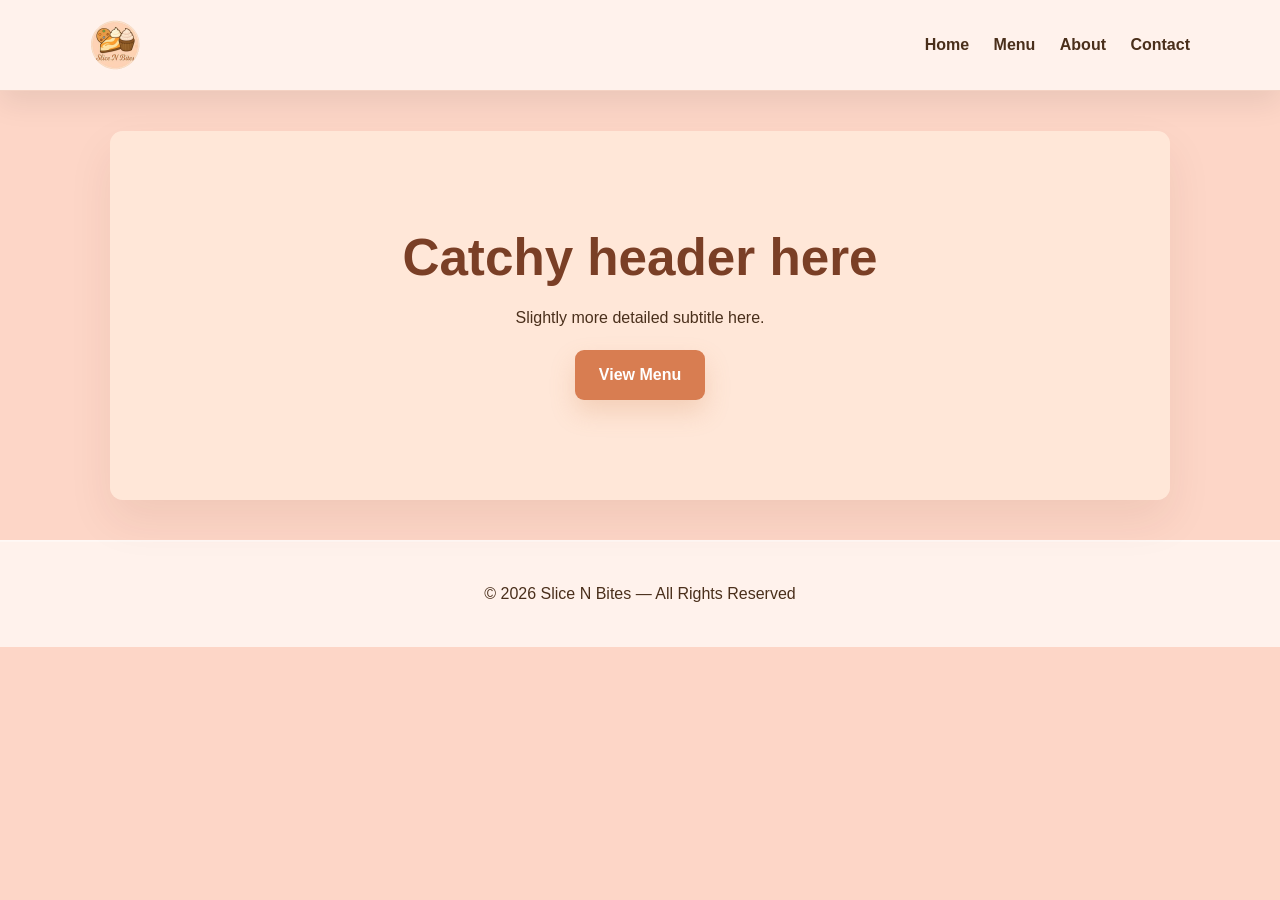
<file: index.html>
<!DOCTYPE html>
<html>
<head>
    <meta charset="UTF-8">
    <title>Slice N Bites</title>
    <link rel="stylesheet" href="styles.css">
</head>
<body>

<header>
  <nav>
    <div class="logo"><img src="images/logo.png" alt="Slice N Bites"></div>
    <div>
      <a href="index.html">Home</a>
      <a href="menu.html">Menu</a>
      <a href="about.html">About</a>
      <a href="contact.html">Contact</a>
    </div>
  </nav>
</header>

<div class="container">
  <section class="hero">
    <h1>Catchy header here</h1>
    <p>Slightly more detailed subtitle here.</p>
    <a class="button" href="menu.html">View Menu</a>
  </section>
</div>

<footer>
  © 2026 Slice N Bites — All Rights Reserved
</footer>

</body>
</html>
</file>
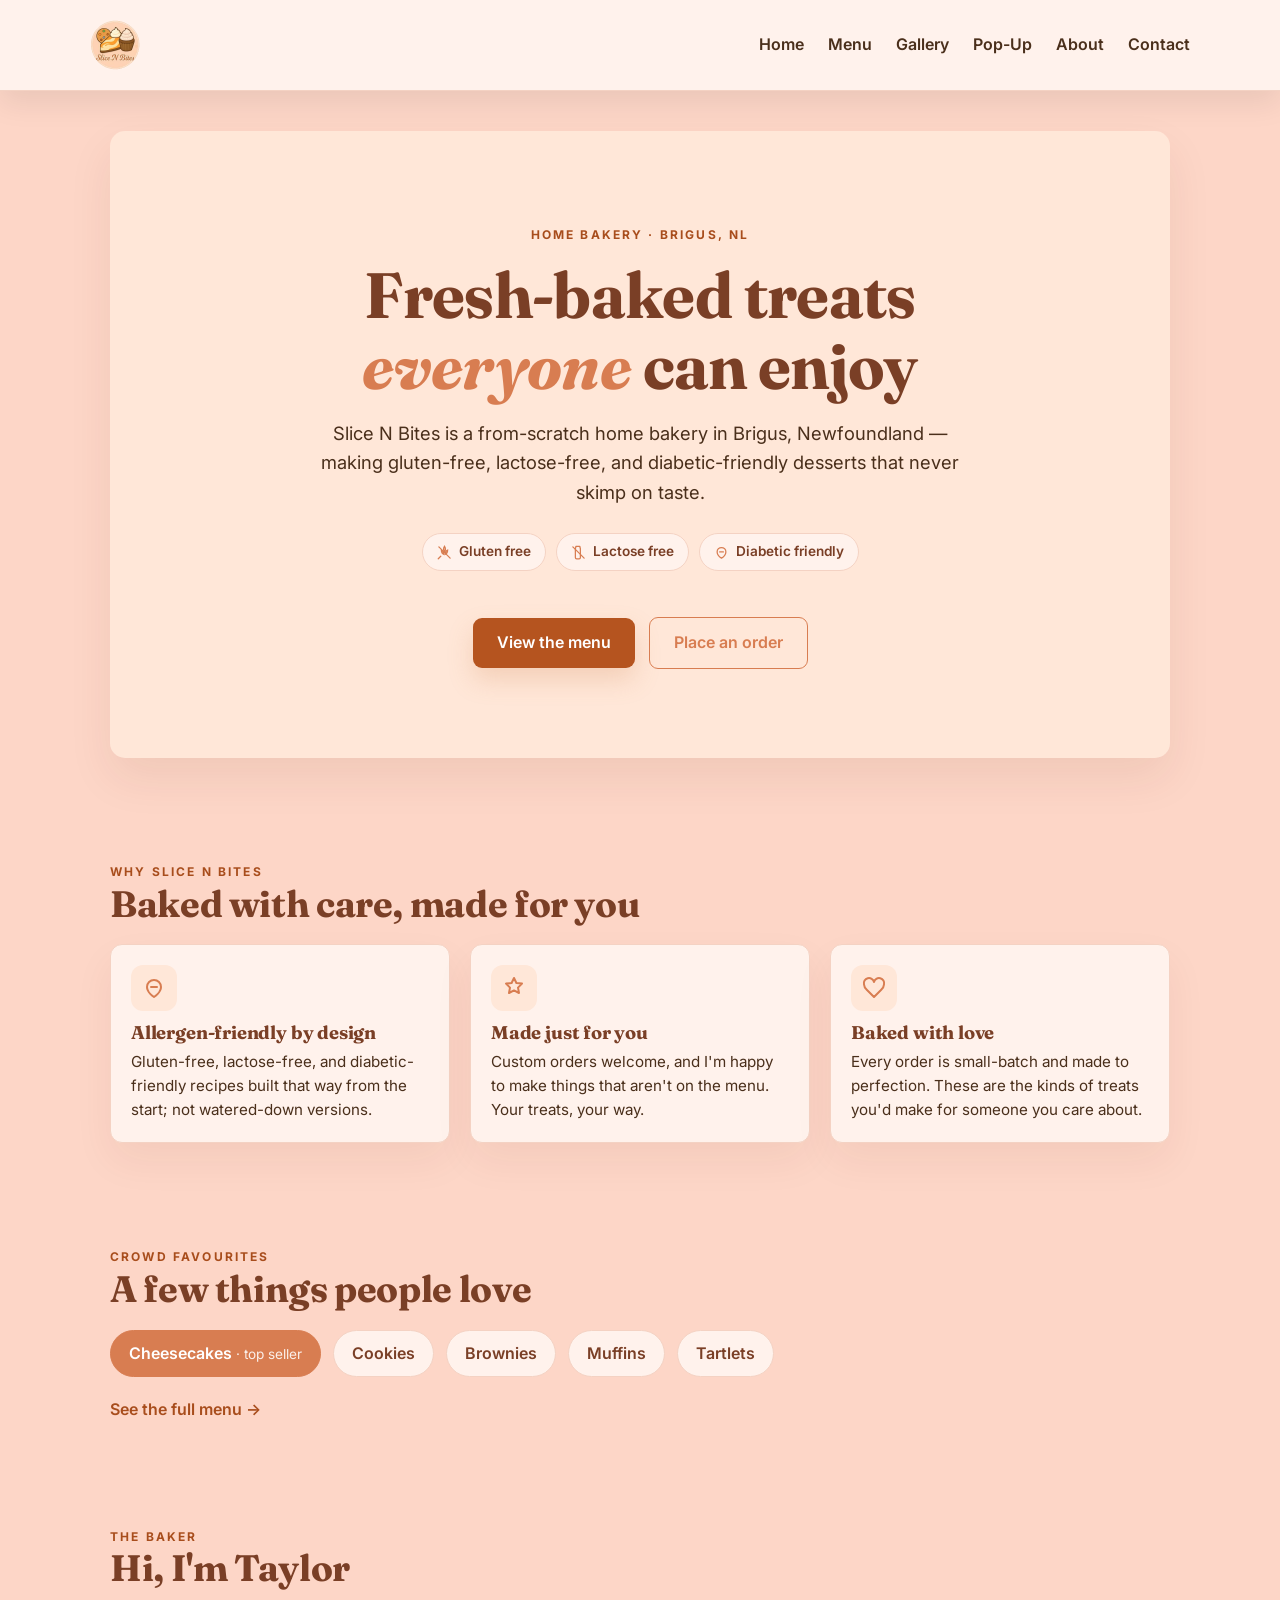
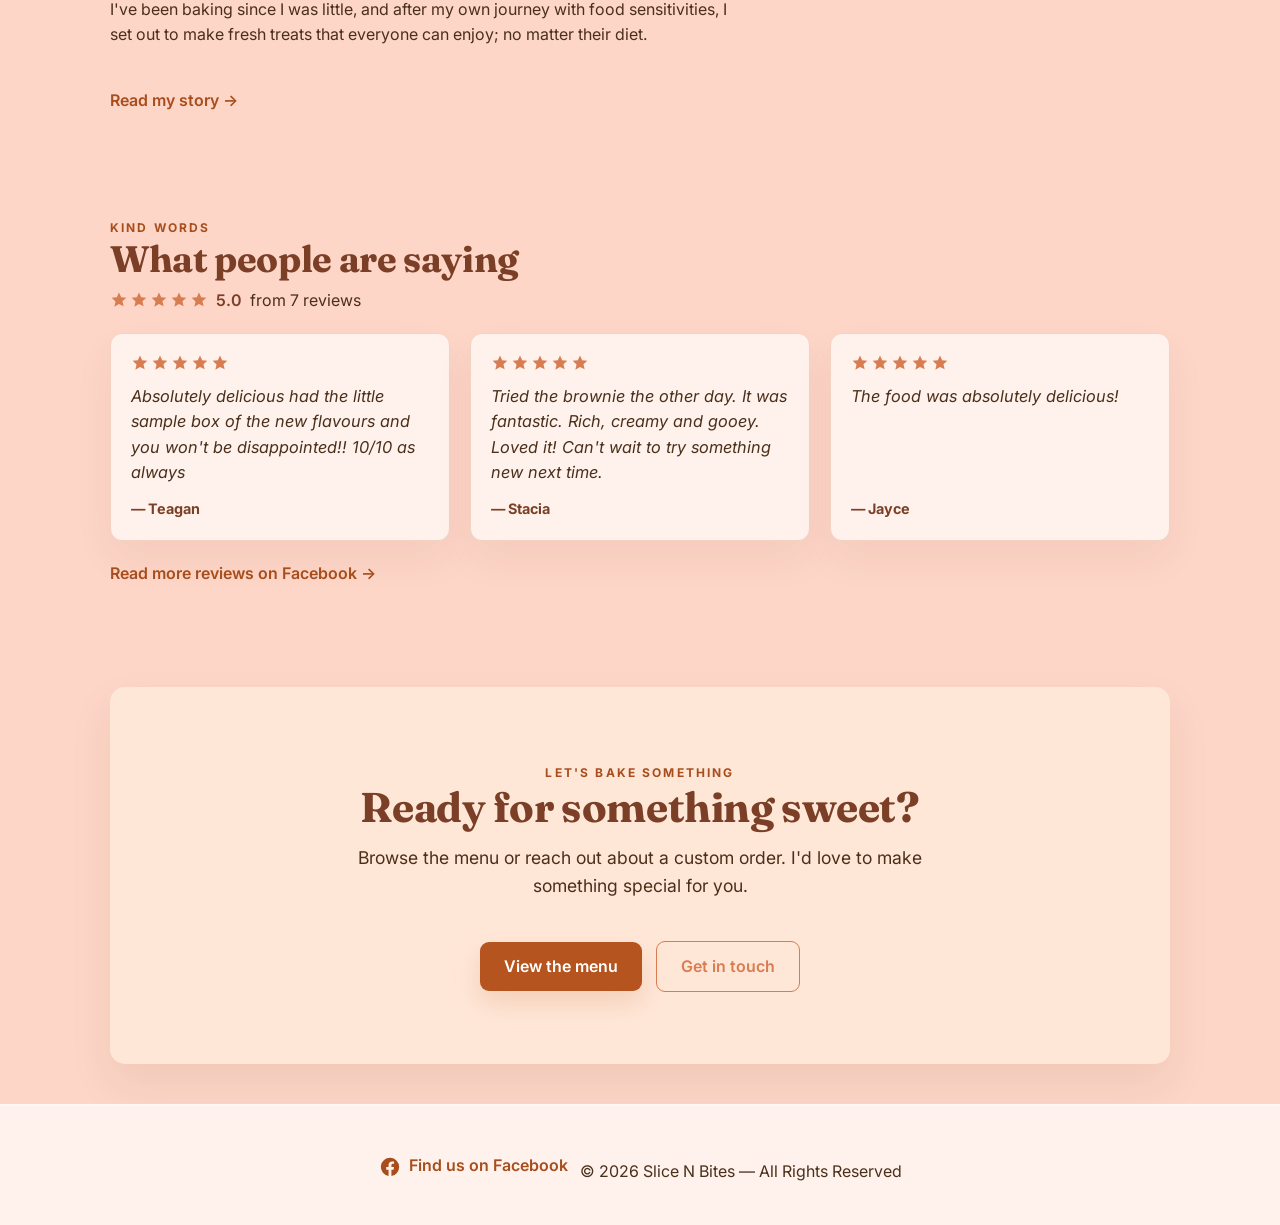
<file: public/index.html>
<!DOCTYPE html>
<html>
<head>
    <meta charset="UTF-8">
    <meta name="viewport" content="width=device-width, initial-scale=1">
    <title>Home - Slice N Bites</title>
    <link rel="icon" type="image/png" href="images/logo.png">
    <link rel="stylesheet" href="styles.css">
    <style>
    /* This is home page unique styles */
    .home-hero {
      text-align: center;
      background: var(--color-hero-bg);
      border-radius: calc(var(--radius) * 1.5);
      padding: clamp(48px, 7vw, 96px) clamp(24px, 5vw, 64px);
      box-shadow: 0 20px 45px rgba(95, 42, 2, 0.08);
    }
    .home-hero h1 { font-size: clamp(2.4rem, 5.5vw, 4rem); margin: 14px auto 18px; max-width: 18ch; }
    .home-hero h1 em { font-style: italic; color: var(--color-accent); }
    .home-hero__lead { max-width: 56ch; margin: 0 auto; font-size: 1.15rem; }
    .home-hero .badge-row { justify-content: center; margin: 26px 0; }
    .home-hero .button-row { justify-content: center; }
    .closing .button-row { justify-content: center; }
 
    @media (prefers-reduced-motion: no-preference) {
      .reveal { opacity: 0; transform: translateY(16px); animation: rise 0.7s ease forwards; }
      .reveal.d1 { animation-delay: 0.07s; }
      .reveal.d2 { animation-delay: 0.14s; }
      .reveal.d3 { animation-delay: 0.21s; }
      @keyframes rise { to { opacity: 1; transform: none; } }
    }
    @media (max-width: 600px) { .section { padding-top: var(--space-lg); } }
  </style>
</head>
<body>

<header>
  <nav>
    <div class="logo"><img src="images/logo.png" alt="Slice N Bites"></div>
    <div>
      <a href="index.html">Home</a>
      <a href="menu.html">Menu</a>
      <a href="gallery.html">Gallery</a>
      <a href="popup.html">Pop-Up</a>
      <a href="about.html">About</a>
      <a href="contact.html">Contact</a>
    </div>
  </nav>
</header>

<div class="container">
  
  <!-- HERO -->
  <section class="home-hero">
    <span class="eyebrow reveal">Home bakery · Brigus, NL</span>
    <h1 class="reveal d1">Fresh-baked treats <em>everyone</em> can enjoy</h1>
    <p class="home-hero__lead reveal d2">
      Slice N Bites is a from-scratch home bakery in Brigus, Newfoundland — making
      gluten-free, lactose-free, and diabetic-friendly desserts that never skimp on taste.
    </p>
    <div class="badge-row reveal d2">
      <span class="badge">
        <svg viewBox="0 0 24 24" fill="none" stroke="currentColor" stroke-width="2" stroke-linecap="round"><path d="M2 22l4-4"/><path d="M12 2c2 3 2 6 0 9-2-3-2-6 0-9z"/><path d="M7 8c3 1 4 4 4 7-3-1-4-4-4-7z"/><path d="M17 8c-3 1-4 4-4 7 3-1 4-4 4-7z"/><path d="M3 3l18 18"/></svg>
        Gluten free
      </span>
      <span class="badge">
        <svg viewBox="0 0 24 24" fill="none" stroke="currentColor" stroke-width="2" stroke-linecap="round" stroke-linejoin="round"><path d="M8 2h6l1 4v14a2 2 0 0 1-2 2H9a2 2 0 0 1-2-2V6z"/><path d="M3 3l18 18"/></svg>
        Lactose free
      </span>
      <span class="badge">
        <svg viewBox="0 0 24 24" fill="none" stroke="currentColor" stroke-width="2" stroke-linecap="round" stroke-linejoin="round"><path d="M12 21s-7-4.5-7-10a7 7 0 0 1 14 0c0 5.5-7 10-7 10z"/><path d="M9 11h6"/></svg>
        Diabetic friendly
      </span>
    </div>
    <div class="button-row reveal d3">
      <a class="button" href="menu.html">View the menu</a>
      <a class="button button--ghost" href="contact.html">Place an order</a>
    </div>
  </section>
 
  <!-- WHY SLICE N BITES -->
  <section class="section">
    <div class="section-head">
      <span class="eyebrow">Why Slice N Bites</span>
      <h2>Baked with care, made for you</h2>
    </div>
    <div class="card-grid">
      <div class="feature-card">
        <div class="feature-card__icon">
          <svg viewBox="0 0 24 24" fill="none" stroke="currentColor" stroke-width="2" stroke-linecap="round" stroke-linejoin="round"><path d="M12 21s-7-4.5-7-10a7 7 0 0 1 14 0c0 5.5-7 10-7 10z"/><path d="M9 11h6"/></svg>
        </div>
        <h3>Allergen-friendly by design</h3>
        <p>Gluten-free, lactose-free, and diabetic-friendly recipes built that way from the start; not watered-down versions.</p>
      </div>
      <div class="feature-card">
        <div class="feature-card__icon">
          <svg viewBox="0 0 24 24" fill="none" stroke="currentColor" stroke-width="2" stroke-linecap="round" stroke-linejoin="round"><path d="M12 2l2.4 5 5.6.6-4 4 1 5.4-5-2.6-5 2.6 1-5.4-4-4 5.6-.6z"/></svg>
        </div>
        <h3>Made just for you</h3>
        <p>Custom orders welcome, and I'm happy to make things that aren't on the menu. Your treats, your way.</p>
      </div>
      <div class="feature-card">
        <div class="feature-card__icon">
          <svg viewBox="0 0 24 24" fill="none" stroke="currentColor" stroke-width="2" stroke-linecap="round" stroke-linejoin="round"><path d="M19 14c1.5-1.5 3-3.3 3-5.5A3.5 3.5 0 0 0 12 6 3.5 3.5 0 0 0 2 8.5C2 10.7 3.5 12.5 5 14l7 7z"/></svg>
        </div>
        <h3>Baked with love</h3>
        <p>Every order is small-batch and made to perfection. These are the kinds of treats you'd make for someone you care about.</p>
      </div>
    </div>
  </section>
 
  <!-- POPULAR TREATS -->
  <section class="section">
    <div class="section-head">
      <span class="eyebrow">Crowd favourites</span>
      <h2>A few things people love</h2>
    </div>
    <div class="sellers">
      <span class="chip chip--star">Cheesecakes <span>· top seller</span></span>
      <span class="chip">Cookies</span>
      <span class="chip">Brownies</span>
      <span class="chip">Muffins</span>
      <span class="chip">Tartlets</span>
    </div>
    <a class="text-link" href="menu.html">See the full menu →</a>
  </section>
 
  <!-- ABOUT TEASER -->
  <section class="section">
    <div class="section-head">
      <span class="eyebrow">The baker</span>
      <h2>Hi, I'm Taylor</h2>
      <p>
        I've been baking since I was little, and after my own journey with food sensitivities,
        I set out to make fresh treats that everyone can enjoy; no matter their diet.
      </p>
    </div>
    <a class="text-link" href="about.html">Read my story →</a>
  </section>

  <!-- REVIEWS -->
  <section class="section">
    <div class="section-head">
      <span class="eyebrow">Kind words</span>
      <h2>What people are saying</h2>
      <p class="review-summary" id="review-summary"></p>
    </div>
    <div class="card-grid" id="reviews-grid"></div>
    <a class="text-link" href="https://www.facebook.com/share/1UZSywZuPF/?mibextid=wwXlfr" target="_blank" rel="noopener">Read more reviews on Facebook →</a>
  </section>
  
  <!-- CLOSING CTA -->
  <section class="closing">
    <span class="eyebrow">Let's bake something</span>
    <h2>Ready for something sweet?</h2>
    <p>Browse the menu or reach out about a custom order. I'd love to make something special for you.</p>
    <div class="button-row">
      <a class="button" href="menu.html">View the menu</a>
      <a class="button button--ghost" href="contact.html">Get in touch</a>
    </div>
  </section>
</div>

<footer>
  <a class="social-link" href="https://www.facebook.com/share/1UZSywZuPF/?mibextid=wwXlfr" target="_blank" rel="noopener" aria-label="Slice N Bites on Facebook">
    <svg viewBox="0 0 24 24" fill="currentColor" aria-hidden="true"><path d="M22 12a10 10 0 1 0-11.56 9.88v-6.99H7.9V12h2.54V9.8c0-2.5 1.49-3.89 3.77-3.89 1.09 0 2.24.2 2.24.2v2.46h-1.26c-1.24 0-1.63.77-1.63 1.56V12h2.78l-.44 2.89h-2.34v6.99A10 10 0 0 0 22 12z"/></svg>
    Find us on Facebook
  </a>
  © 2026 Slice N Bites — All Rights Reserved
</footer>

<script src="reviews.js"></script>
<script>
  (function () {
    const grid = document.getElementById("reviews-grid");
    if (!grid || typeof REVIEWS === "undefined") return;

    const star = (filled) => filled
      ? '<svg viewBox="0 0 24 24" fill="currentColor" aria-hidden="true"><path d="M12 2l2.9 6.3 6.9.6-5.2 4.6 1.6 6.8L12 17.3 5.8 20.9l1.6-6.8L2.2 8.9l6.9-.6z"/></svg>'
      : '<svg viewBox="0 0 24 24" fill="none" stroke="currentColor" stroke-width="2" aria-hidden="true"><path d="M12 2l2.9 6.3 6.9.6-5.2 4.6 1.6 6.8L12 17.3 5.8 20.9l1.6-6.8L2.2 8.9l6.9-.6z"/></svg>';

    // Average rating summary (auto-calculated from all reviews)
    const summary = document.getElementById("review-summary");
    if (summary && REVIEWS.length) {
      const avg = REVIEWS.reduce((sum, r) => sum + (r.stars || 5), 0) / REVIEWS.length;
      const rounded = Math.round(avg);
      const starsHtml = [1,2,3,4,5].map((i) => star(i <= rounded)).join("");
      summary.innerHTML =
        `<span class="stars" role="img" aria-label="${avg.toFixed(1)} out of 5 stars">${starsHtml}</span>` +
        `<span>${avg.toFixed(1)}</span>` +
        `<span class="count">from ${REVIEWS.length} review${REVIEWS.length === 1 ? "" : "s"}</span>`;
    }

    // Pick 3 at random to display
    const pick = [...REVIEWS].sort(() => Math.random() - 0.5).slice(0, 3);
    grid.innerHTML = pick.map((r) => {
      const n = r.stars || 5;
      const stars = [1,2,3,4,5].map((i) => star(i <= n)).join("");
      const safe = document.createElement("div");
      safe.textContent = r.quote;
      return `
        <div class="review-card">
          <div class="stars" role="img" aria-label="${n} out of 5 stars">${stars}</div>
          <p class="review-quote">${safe.innerHTML}</p>
          <p class="review-author">— ${r.name}</p>
        </div>`;
    }).join("");
  })();
</script>

</body>
</html>
</file>
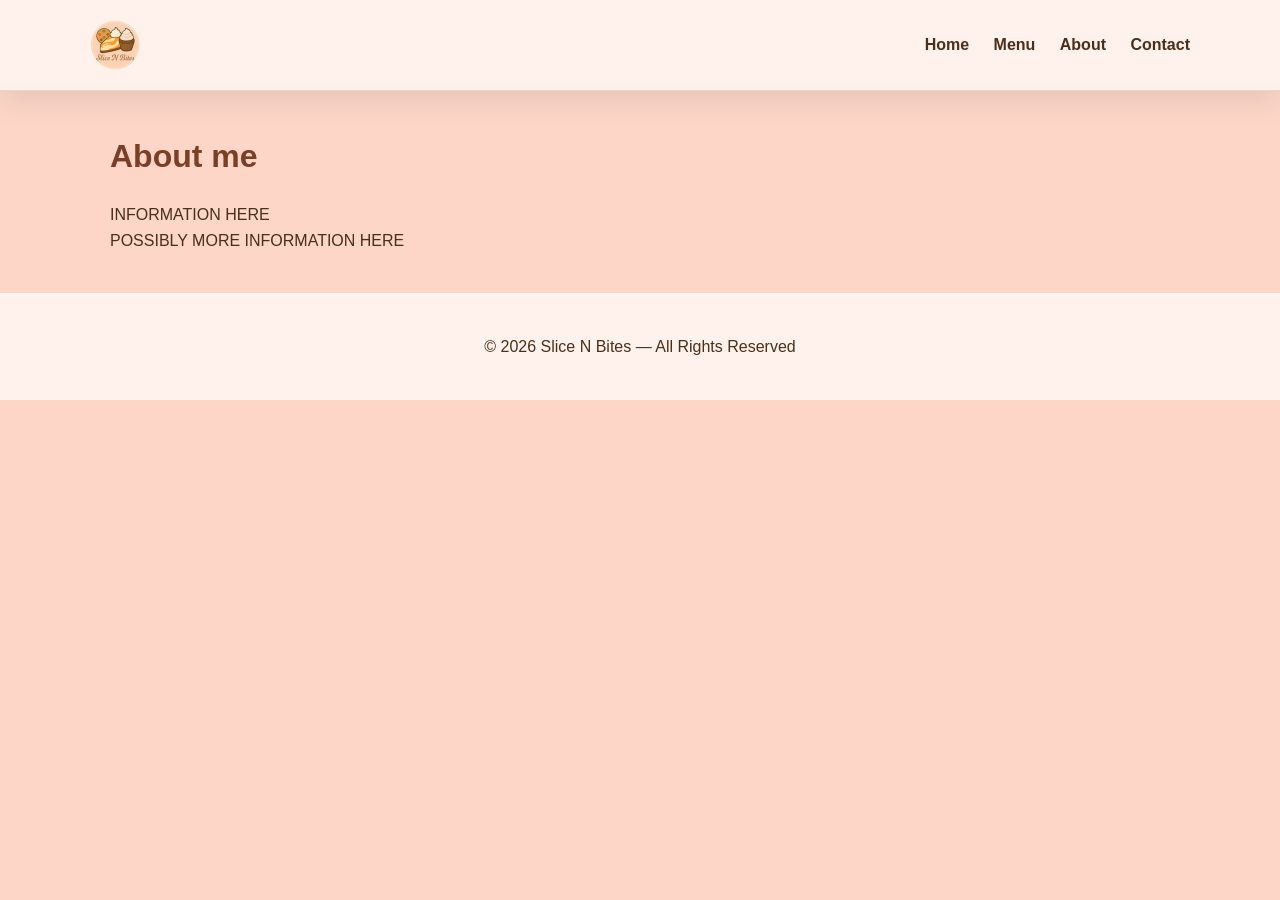
<file: about.html>
<!DOCTYPE html>
<html>
<head>
    <meta charset="UTF-8">
    <title>Slice N Bites</title>
    <link rel="stylesheet" href="styles.css">
</head>
<body>

<header>
  <nav>
    <div class="logo"><img src="images/logo.png" alt="Slice N Bites"></div>
    <div>
      <a href="index.html">Home</a>
      <a href="menu.html">Menu</a>
      <a href="about.html">About</a>
      <a href="contact.html">Contact</a>
    </div>
  </nav>
</header>

<div class="container">
  <h1>About me</h1>

  <p>INFORMATION HERE</p>

  <p>POSSIBLY MORE INFORMATION HERE</p>
</div>

<footer>
  © 2026 Slice N Bites — All Rights Reserved
</footer>

</body>
</html>
</file>
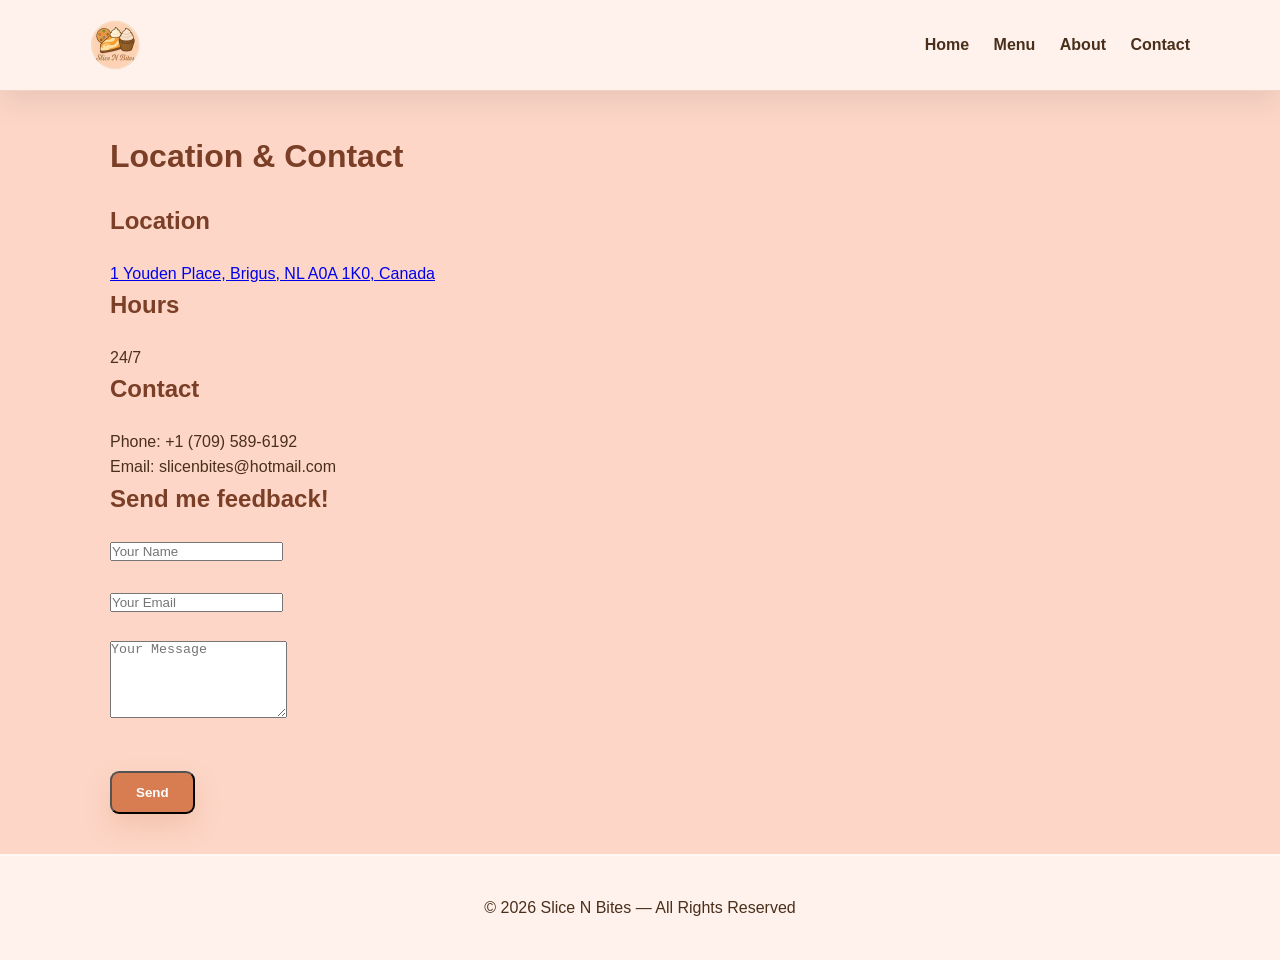
<file: contact.html>
<!DOCTYPE html>
<html>
<head>
    <meta charset="UTF-8">
    <title>Slice N Bites</title>
    <link rel="stylesheet" href="styles.css">
</head>
<body>

<header>
  <nav>
    <div class="logo"><img src="images/logo.png" alt="Slice N Bites"></div>
    <div>
      <a href="index.html">Home</a>
      <a href="menu.html">Menu</a>
      <a href="about.html">About</a>
      <a href="contact.html">Contact</a>
    </div>
  </nav>
</header>

<div class="container">
  <h1>Location & Contact</h1>

  <h2>Location</h2>
  <p><a href="https://maps.app.goo.gl/rdAnHm1tiYbVeD8KA">1 Youden Place, Brigus, NL A0A 1K0, Canada</a></p>

  <h2>Hours</h2>
  <p>24/7</p>

  <h2>Contact</h2>
  <p>Phone: +1 (709) 589-6192<br>Email: slicenbites@hotmail.com</p>

  <h2>Send me feedback!</h2>

  <div id="form-messages" aria-live="polite"></div>

  <form id="feedback-form">
    <input type="text" id="name" name="name" placeholder="Your Name" required><br><br>
    <input type="email" id="email" name="email" placeholder="Your Email" required><br><br>
    <textarea id="message" name="message" placeholder="Your Message" rows="5" required></textarea><br><br>
    <button class="button" type="submit">Send</button>
  </form>
</div>

<footer>
  © 2026 Slice N Bites — All Rights Reserved
</footer>

</body>
</html>
</file>
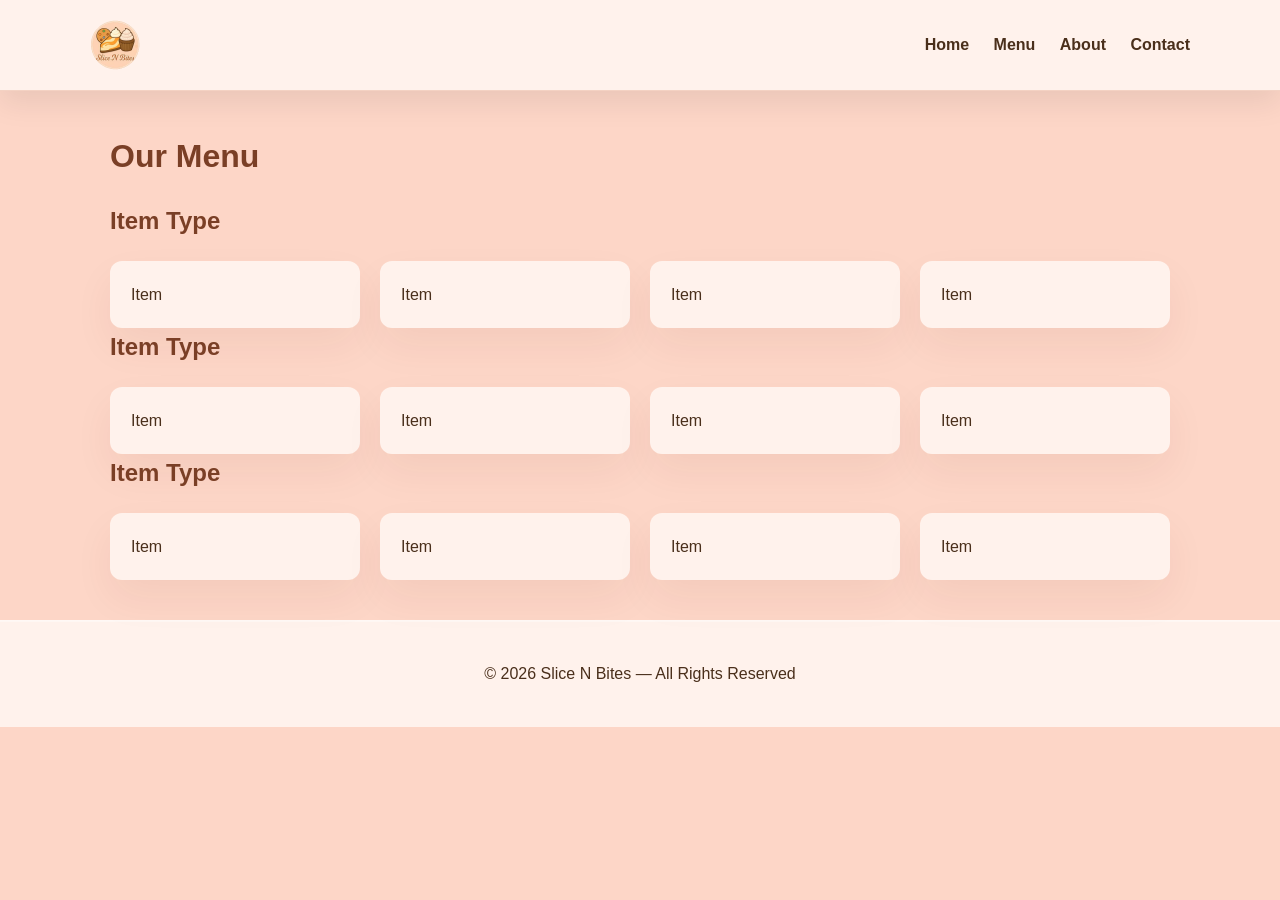
<file: menu.html>
<!DOCTYPE html>
<html>
<head>
    <meta charset="UTF-8">
    <title>Slice N Bites</title>
    <link rel="stylesheet" href="styles.css">
</head>
<body>

<header>
  <nav>
    <div class="logo"><img src="images/logo.png" alt="Slice N Bites"></div>
    <div>
      <a href="index.html">Home</a>
      <a href="menu.html">Menu</a>
      <a href="about.html">About</a>
      <a href="contact.html">Contact</a>
    </div>
  </nav>
</header>

<div class="container">
  <h1>Our Menu</h1>

  <h2>Item Type</h2>
  <div class="menu-grid">
    <div class="card">Item</div>
    <div class="card">Item</div>
    <div class="card">Item</div>
    <div class="card">Item</div>
  </div>

  <h2>Item Type</h2>
  <div class="menu-grid">
    <div class="card">Item</div>
    <div class="card">Item</div>
    <div class="card">Item</div>
    <div class="card">Item</div>
  </div>

  <h2>Item Type</h2>
  <div class="menu-grid">
    <div class="card">Item</div>
    <div class="card">Item</div>
    <div class="card">Item</div>
    <div class="card">Item</div>
  </div>
</div>

<footer>
  © 2026 Slice N Bites — All Rights Reserved
</footer>

</body>
</html>
</file>
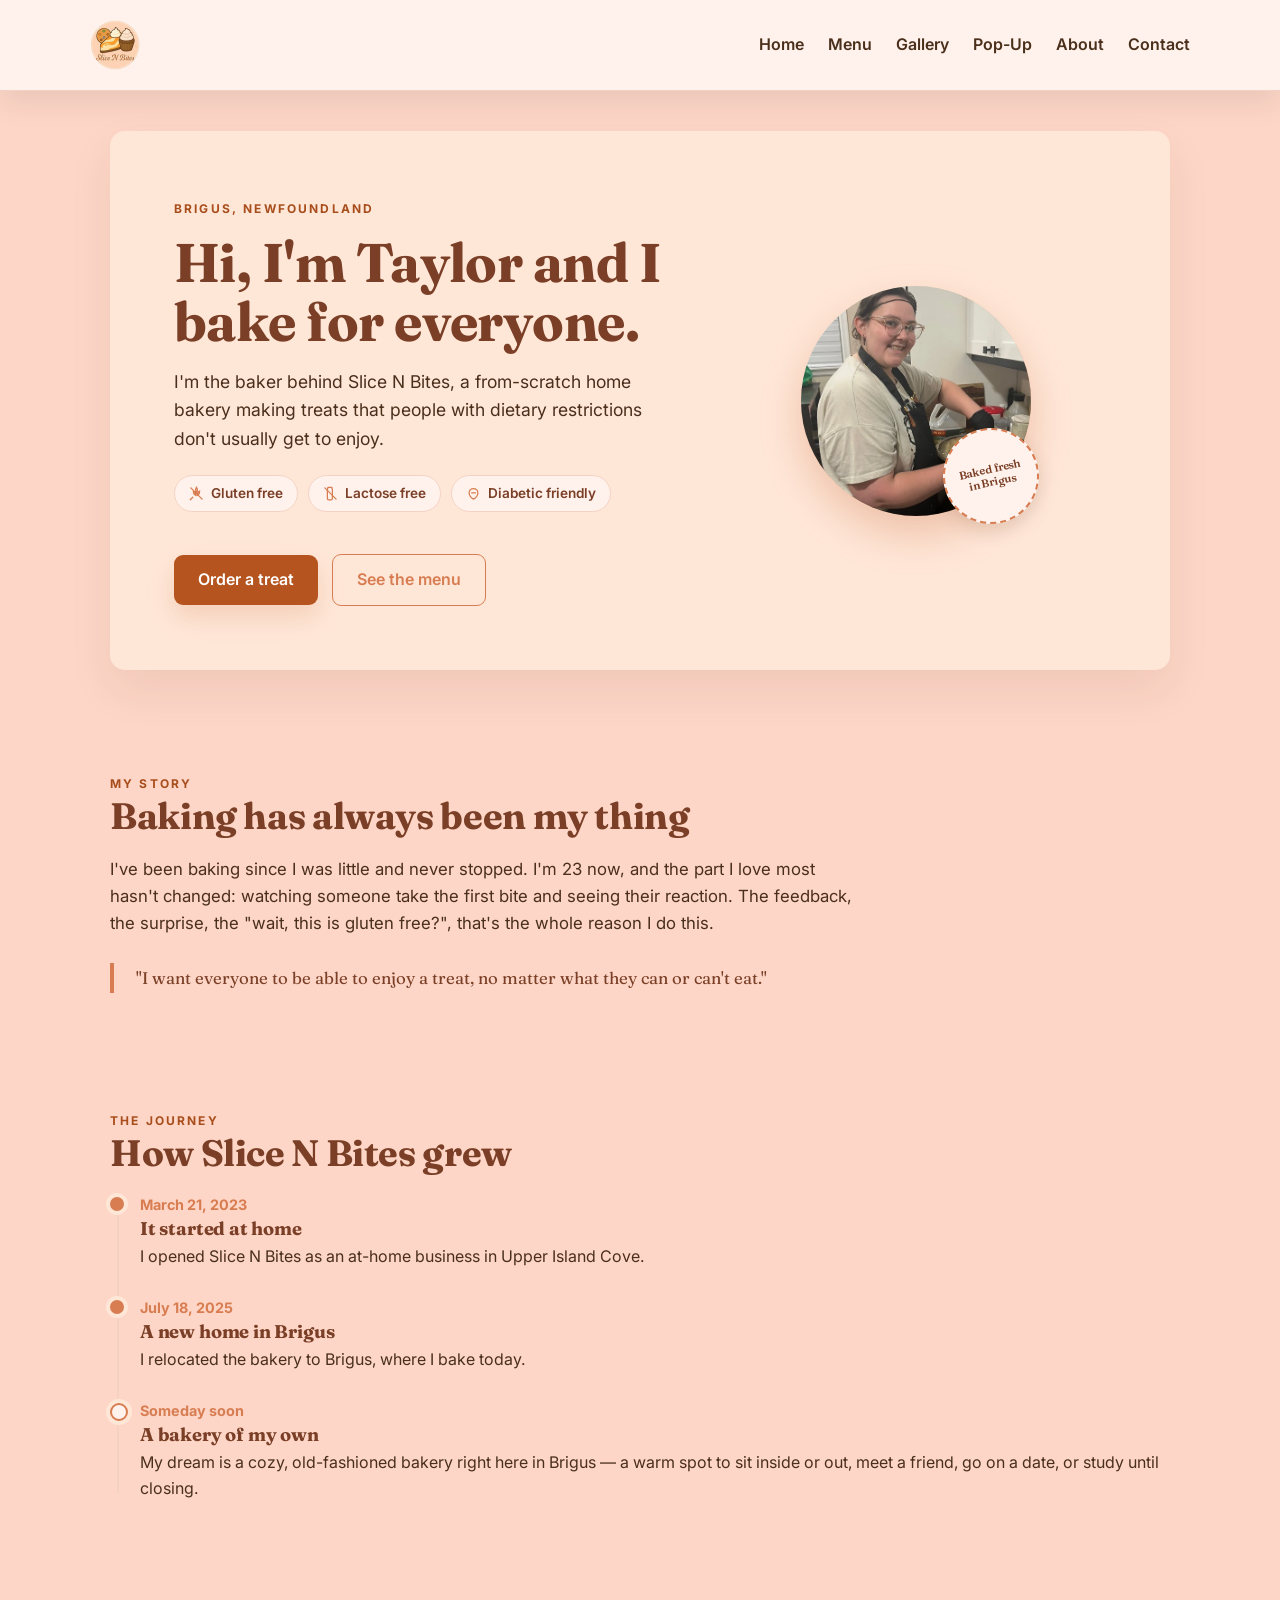
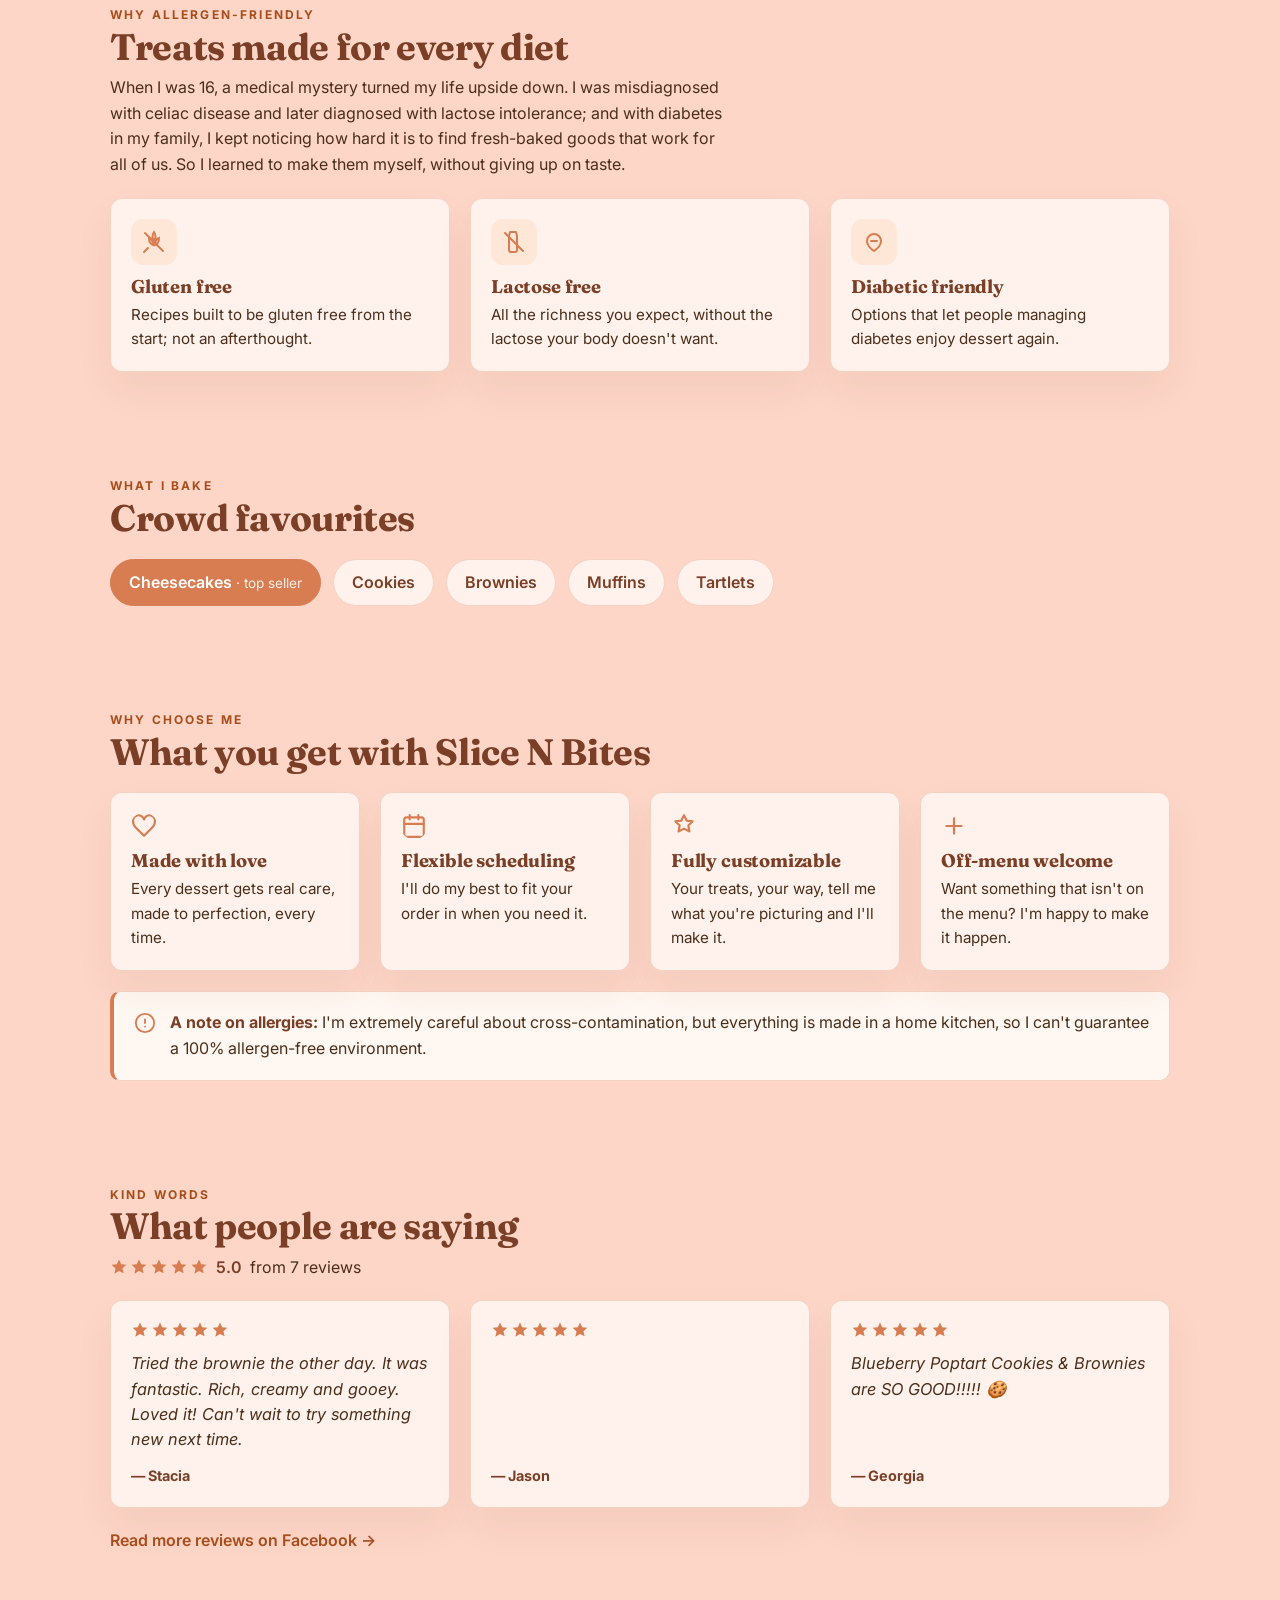
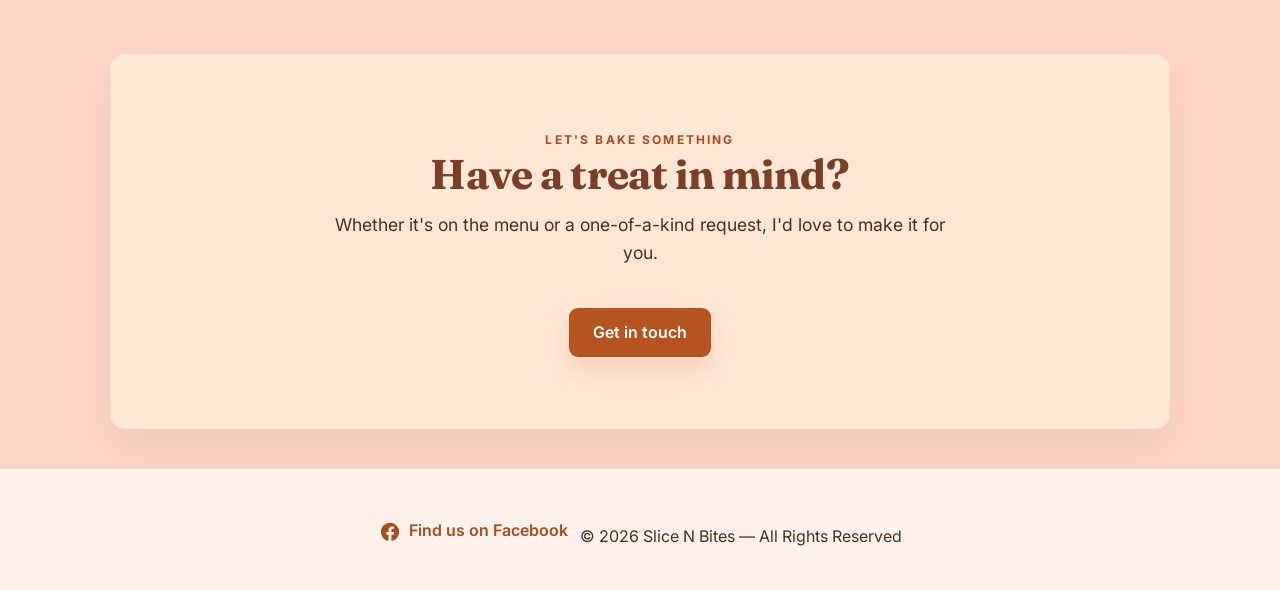
<file: public/about.html>
<!DOCTYPE html>
<html>
<head>
    <meta charset="UTF-8">
    <meta name="viewport" content="width=device-width, initial-scale=1">
    <title>About - Slice N Bites</title>
    <link rel="icon" type="image/png" href="images/logo.png">
    <link rel="stylesheet" href="styles.css">

    <style>
    .about-hero {
      display: grid;
      grid-template-columns: 1.15fr 0.85fr;
      gap: var(--space-lg);
      align-items: center;
      background: var(--color-hero-bg);
      border-radius: calc(var(--radius) * 1.5);
      padding: clamp(32px, 5vw, 64px);
      box-shadow: 0 20px 45px rgba(95, 42, 2, 0.08);
    }
    .about-hero__title {
      font-size: clamp(2.2rem, 4.6vw, 3.4rem);
      margin: 12px 0 16px;
    }
    .about-hero__lead { font-size: 1.1rem; max-width: 46ch; }
 
    .badge-row { display: flex; flex-wrap: wrap; gap: 10px; margin: 22px 0; }
    .badge {
      display: inline-flex; align-items: center; gap: 7px;
      background: var(--color-surface); border: 1px solid var(--color-border);
      color: var(--color-heading); padding: 7px 14px; border-radius: 999px;
      font-weight: 600; font-size: 0.85rem;
    }
    .badge svg { width: 15px; height: 15px; color: var(--color-accent); }
 
    .button-row { display: flex; flex-wrap: wrap; gap: 14px; align-items: center; }
    .button--ghost {
      background: transparent; color: var(--color-accent);
      box-shadow: none; border: 1.5px solid var(--color-accent);
    }
    .button--ghost:hover { background: var(--color-accent); color: #fff; box-shadow: none; }
 
    /* Hero avatar + stamp */
    .about-avatar { position: relative; justify-self: center; }
    .about-avatar__disc {
      width: clamp(170px, 24vw, 230px); aspect-ratio: 1; border-radius: 50%;
      background: radial-gradient(circle at 32% 26%, #fff7f1, var(--color-accent));
      display: grid; place-items: center; color: #fff;
      box-shadow: 0 18px 40px rgba(192, 93, 44, 0.28);
    }
    .about-avatar__disc svg { width: 46%; height: 46%; }
    .about-stamp {
      position: absolute; bottom: -8px; right: -8px; width: 96px; height: 96px;
      border-radius: 50%; background: var(--color-surface);
      border: 2px dashed var(--color-accent); color: var(--color-heading);
      font-family: var(--font-display); font-weight: 600; font-size: 0.7rem;
      display: grid; place-items: center; text-align: center; line-height: 1.15;
      padding: 10px; transform: rotate(-12deg); box-shadow: 0 8px 18px rgba(95, 42, 2, 0.14);
    }
 
    /* Section scaffolding */
    .section { padding: var(--space-xl) 0 0; }
    .section-head { margin-bottom: var(--space-md); }
    .section-head h2 { font-size: clamp(1.6rem, 3vw, 2.3rem); margin-bottom: 8px; }
    .section-head p { max-width: 62ch; }
    .prose p { max-width: 68ch; font-size: 1.05rem; margin-bottom: 14px; }
    .pullquote {
      font-family: var(--font-display); font-size: clamp(1.3rem, 2.5vw, 1.7rem);
      color: var(--color-heading); border-left: 4px solid var(--color-accent);
      padding: 4px 0 4px 22px; margin: 26px 0; line-height: 1.32;
    }
 
    /* Journey timeline */
    .timeline { position: relative; margin-top: var(--space-md); padding-left: 30px; }
    .timeline::before {
      content: ""; position: absolute; left: 7px; top: 8px; bottom: 8px;
      width: 2px; background: var(--color-border);
    }
    .timeline-item { position: relative; padding-bottom: 26px; }
    .timeline-item:last-child { padding-bottom: 0; }
    .timeline-item::before {
      content: ""; position: absolute; left: -30px; top: 4px;
      width: 14px; height: 14px; border-radius: 50%;
      background: var(--color-accent); box-shadow: 0 0 0 4px var(--color-hero-bg);
    }
    .timeline-item.is-dream::before { background: var(--color-surface); border: 2px solid var(--color-accent); }
    .timeline-date { font-weight: 700; color: var(--color-accent); font-size: 0.9rem; }
    .timeline-item h3 { font-size: 1.15rem; margin: 3px 0 5px; }
 
    /* Offerings + values cards */
    .card-grid {
      display: grid; grid-template-columns: repeat(auto-fit, minmax(230px, 1fr));
      gap: var(--space-md); margin-top: var(--space-md);
    }
    .feature-card {
      background: var(--color-surface); border: 1px solid var(--color-border);
      border-radius: calc(var(--radius) * 1.2); padding: var(--space-md);
      box-shadow: 0 18px 40px rgba(95, 42, 2, 0.06);
      transition: transform 0.25s ease, box-shadow 0.25s ease;
    }
    .feature-card:hover { transform: translateY(-4px); box-shadow: 0 22px 48px rgba(95, 42, 2, 0.1); }
    .feature-card__icon {
      width: 46px; height: 46px; border-radius: 12px; background: var(--color-hero-bg);
      display: grid; place-items: center; color: var(--color-accent); margin-bottom: 12px;
    }
    .feature-card__icon svg { width: 24px; height: 24px; }
    .feature-card h3 { font-size: 1.15rem; margin-bottom: 6px; }
    .feature-card p { font-size: 0.95rem; }
 
    /* Top sellers */
    .sellers { display: flex; flex-wrap: wrap; gap: 12px; align-items: center; margin-top: var(--space-md); }
    .chip {
      background: var(--color-surface); border: 1px solid var(--color-border);
      border-radius: 999px; padding: 10px 18px; font-weight: 600; color: var(--color-heading);
    }
    .chip--star { background: var(--color-accent); color: #fff; border-color: var(--color-accent); }
    .chip--star span { font-weight: 400; opacity: 0.88; font-size: 0.85rem; }
 
    /* Allergen note */
    .note-callout {
      display: flex; gap: 14px; align-items: flex-start; margin-top: var(--space-md);
      background: #fff7f1; border: 1px solid var(--color-border);
      border-left: 4px solid var(--color-accent); border-radius: var(--radius); padding: 18px 20px;
    }
    .note-callout svg { width: 22px; height: 22px; color: var(--color-accent); flex: none; margin-top: 2px; }
    .note-callout strong { color: var(--color-heading); }
 
    /* Closing */
    .closing {
      text-align: center; background: var(--color-hero-bg);
      border-radius: calc(var(--radius) * 1.5); padding: clamp(40px, 6vw, 72px) var(--space-md);
      margin-top: var(--space-xl); box-shadow: 0 20px 45px rgba(95, 42, 2, 0.08);
    }
    .closing h2 { font-size: clamp(1.8rem, 3.6vw, 2.6rem); margin-bottom: 14px; }
    .closing p { max-width: 56ch; margin: 0 auto var(--space-md); font-size: 1.1rem; }
 
    /* Quality floor: focus + motion */
    a:focus-visible, .button:focus-visible {
      outline: 3px solid var(--color-accent); outline-offset: 3px; border-radius: 4px;
    }
    @media (prefers-reduced-motion: no-preference) {
      .reveal { opacity: 0; transform: translateY(16px); animation: rise 0.7s ease forwards; }
      .reveal.d1 { animation-delay: 0.06s; }
      .reveal.d2 { animation-delay: 0.12s; }
      .reveal.d3 { animation-delay: 0.18s; }
      @keyframes rise { to { opacity: 1; transform: none; } }
    }
 
    @media (max-width: 760px) {
      .about-hero { grid-template-columns: 1fr; }
      .about-avatar { order: -1; }
      .section { padding-top: var(--space-lg); }
    }

    .about-avatar__disc {
      overflow: hidden;
    }

    .about-avatar__disc img {
      width: 100%;
      height: 100%;
      object-fit: cover;
      transform: scale(1.15) translateY(-8%);
      display: block;
    }
    </style>
</head>
<body>

<header>
  <nav>
    <div class="logo"><img src="images/logo.png" alt="Slice N Bites"></div>
    <div>
      <a href="index.html">Home</a>
      <a href="menu.html">Menu</a>
      <a href="gallery.html">Gallery</a>
      <a href="popup.html">Pop-Up</a>
      <a href="about.html">About</a>
      <a href="contact.html">Contact</a>
    </div>
  </nav>
</header>

<div class="container">
 
  <!-- HERO -->
  <section class="about-hero">
    <div>
      <span class="eyebrow reveal">Brigus, Newfoundland</span>
      <h1 class="about-hero__title reveal d1">Hi, I'm Taylor and&nbsp;I bake for everyone.</h1>
      <p class="about-hero__lead reveal d2">
        I'm the baker behind Slice N Bites, a from-scratch home bakery making treats
        that people with dietary restrictions don't usually get to enjoy.
      </p>
      <div class="badge-row reveal d2">
        <span class="badge">
          <svg viewBox="0 0 24 24" fill="none" stroke="currentColor" stroke-width="2" stroke-linecap="round"><path d="M2 22l4-4"/><path d="M12 2c2 3 2 6 0 9-2-3-2-6 0-9z"/><path d="M7 8c3 1 4 4 4 7-3-1-4-4-4-7z"/><path d="M17 8c-3 1-4 4-4 7 3-1 4-4 4-7z"/><path d="M3 3l18 18"/></svg>
          Gluten free
        </span>
        <span class="badge">
          <svg viewBox="0 0 24 24" fill="none" stroke="currentColor" stroke-width="2" stroke-linecap="round" stroke-linejoin="round"><path d="M8 2h6l1 4v14a2 2 0 0 1-2 2H9a2 2 0 0 1-2-2V6z"/><path d="M3 3l18 18"/></svg>
          Lactose free
        </span>
        <span class="badge">
          <svg viewBox="0 0 24 24" fill="none" stroke="currentColor" stroke-width="2" stroke-linecap="round" stroke-linejoin="round"><path d="M12 21s-7-4.5-7-10a7 7 0 0 1 14 0c0 5.5-7 10-7 10z"/><path d="M9 11h6"/></svg>
          Diabetic friendly
        </span>
      </div>
      <div class="button-row reveal d3">
        <a class="button" href="contact.html">Order a treat</a>
        <a class="button button--ghost" href="menu.html">See the menu</a>
      </div>
    </div>
 
    <div class="about-avatar reveal d2">
      <!-- Swap this for a real photo of yourself for the best effect! -->
      <div class="about-avatar__disc">
        <img src="images/taylor-jumpscare.webp" alt="Picture of me">
      </div>
      <div class="about-stamp">Baked fresh in&nbsp;Brigus</div>
    </div>
  </section>
 
  <!-- STORY -->
  <section class="section">
    <div class="section-head">
      <span class="eyebrow">My story</span>
      <h2>Baking has always been my thing</h2>
    </div>
    <div class="prose">
      <p>
        I've been baking since I was little and never stopped.
        I'm 23 now, and the part I love most hasn't changed:
        watching someone take the first bite and seeing their reaction. The feedback,
        the surprise, the "wait, this is gluten free?", that's the whole reason I do this.
      </p>
      <p class="pullquote">
        "I want everyone to be able to enjoy a treat, no matter what they can or can't eat."
      </p>
    </div>
  </section>
 
  <!-- JOURNEY TIMELINE -->
  <section class="section">
    <div class="section-head">
      <span class="eyebrow">The journey</span>
      <h2>How Slice N Bites grew</h2>
    </div>
    <div class="timeline">
      <div class="timeline-item">
        <div class="timeline-date">March 21, 2023</div>
        <h3>It started at home</h3>
        <p>I opened Slice N Bites as an at-home business in Upper Island Cove.</p>
      </div>
      <div class="timeline-item">
        <div class="timeline-date">July 18, 2025</div>
        <h3>A new home in Brigus</h3>
        <p>I relocated the bakery to Brigus, where I bake today.</p>
      </div>
      <div class="timeline-item is-dream">
        <div class="timeline-date">Someday soon</div>
        <h3>A bakery of my own</h3>
        <p>
          My dream is a cozy, old-fashioned bakery right here in Brigus — a warm spot
          to sit inside or out, meet a friend, go on a date, or study until closing.
        </p>
      </div>
    </div>
  </section>
 
  <!-- ALLERGEN-FRIENDLY -->
  <section class="section">
    <div class="section-head">
      <span class="eyebrow">Why allergen-friendly</span>
      <h2>Treats made for every diet</h2>
      <p>
        When I was 16, a medical mystery turned my life upside down. I was misdiagnosed
        with celiac disease and later diagnosed with lactose intolerance; and with
        diabetes in my family, I kept noticing how hard it is to find fresh-baked goods
        that work for all of us. So I learned to make them myself, without giving up on taste.
      </p>
    </div>
    <div class="card-grid">
      <div class="feature-card">
        <div class="feature-card__icon">
          <svg viewBox="0 0 24 24" fill="none" stroke="currentColor" stroke-width="2" stroke-linecap="round"><path d="M2 22l4-4"/><path d="M12 2c2 3 2 6 0 9-2-3-2-6 0-9z"/><path d="M7 8c3 1 4 4 4 7-3-1-4-4-4-7z"/><path d="M17 8c-3 1-4 4-4 7 3-1 4-4 4-7z"/><path d="M3 3l18 18"/></svg>
        </div>
        <h3>Gluten free</h3>
        <p>Recipes built to be gluten free from the start; not an afterthought.</p>
      </div>
      <div class="feature-card">
        <div class="feature-card__icon">
          <svg viewBox="0 0 24 24" fill="none" stroke="currentColor" stroke-width="2" stroke-linecap="round" stroke-linejoin="round"><path d="M8 2h6l1 4v14a2 2 0 0 1-2 2H9a2 2 0 0 1-2-2V6z"/><path d="M3 3l18 18"/></svg>
        </div>
        <h3>Lactose free</h3>
        <p>All the richness you expect, without the lactose your body doesn't want.</p>
      </div>
      <div class="feature-card">
        <div class="feature-card__icon">
          <svg viewBox="0 0 24 24" fill="none" stroke="currentColor" stroke-width="2" stroke-linecap="round" stroke-linejoin="round"><path d="M12 21s-7-4.5-7-10a7 7 0 0 1 14 0c0 5.5-7 10-7 10z"/><path d="M9 11h6"/></svg>
        </div>
        <h3>Diabetic friendly</h3>
        <p>Options that let people managing diabetes enjoy dessert again.</p>
      </div>
    </div>
  </section>
 
  <!-- TOP SELLERS -->
  <section class="section">
    <div class="section-head">
      <span class="eyebrow">What I bake</span>
      <h2>Crowd favourites</h2>
    </div>
    <div class="sellers">
      <span class="chip chip--star">Cheesecakes <span>· top seller</span></span>
      <span class="chip">Cookies</span>
      <span class="chip">Brownies</span>
      <span class="chip">Muffins</span>
      <span class="chip">Tartlets</span>
    </div>
  </section>
 
  <!-- WHY CHOOSE ME -->
  <section class="section">
    <div class="section-head">
      <span class="eyebrow">Why choose me</span>
      <h2>What you get with Slice N Bites</h2>
    </div>
    <div class="card-grid">
      <div class="feature-card">
        <svg class="feature-card__icon" viewBox="0 0 24 24" fill="none" stroke="currentColor" stroke-width="2" stroke-linecap="round" stroke-linejoin="round" style="background:none;width:26px;height:26px;color:var(--color-accent)"><path d="M19 14c1.5-1.5 3-3.3 3-5.5A3.5 3.5 0 0 0 12 6 3.5 3.5 0 0 0 2 8.5C2 10.7 3.5 12.5 5 14l7 7z"/></svg>
        <h3>Made with love</h3>
        <p>Every dessert gets real care, made to perfection, every time.</p>
      </div>
      <div class="feature-card">
        <svg class="feature-card__icon" viewBox="0 0 24 24" fill="none" stroke="currentColor" stroke-width="2" stroke-linecap="round" stroke-linejoin="round" style="background:none;width:26px;height:26px;color:var(--color-accent)"><rect x="3" y="4" width="18" height="18" rx="2"/><path d="M16 2v4M8 2v4M3 10h18"/></svg>
        <h3>Flexible scheduling</h3>
        <p>I'll do my best to fit your order in when you need it.</p>
      </div>
      <div class="feature-card">
        <svg class="feature-card__icon" viewBox="0 0 24 24" fill="none" stroke="currentColor" stroke-width="2" stroke-linecap="round" stroke-linejoin="round" style="background:none;width:26px;height:26px;color:var(--color-accent)"><path d="M12 2l2.4 5 5.6.6-4 4 1 5.4-5-2.6-5 2.6 1-5.4-4-4 5.6-.6z"/></svg>
        <h3>Fully customizable</h3>
        <p>Your treats, your way, tell me what you're picturing and I'll make it.</p>
      </div>
      <div class="feature-card">
        <svg class="feature-card__icon" viewBox="0 0 24 24" fill="none" stroke="currentColor" stroke-width="2" stroke-linecap="round" stroke-linejoin="round" style="background:none;width:26px;height:26px;color:var(--color-accent)"><path d="M12 5v14M5 12h14"/></svg>
        <h3>Off-menu welcome</h3>
        <p>Want something that isn't on the menu? I'm happy to make it happen.</p>
      </div>
    </div>
 
    <div class="note-callout">
      <svg viewBox="0 0 24 24" fill="none" stroke="currentColor" stroke-width="2" stroke-linecap="round" stroke-linejoin="round"><circle cx="12" cy="12" r="10"/><path d="M12 8v4M12 16h.01"/></svg>
      <p>
        <strong>A note on allergies:</strong> I'm extremely careful about cross-contamination,
        but everything is made in a home kitchen, so I can't guarantee a 100% allergen-free environment.
      </p>
    </div>
  </section>

  <!-- REVIEWS -->
  <section class="section">
    <div class="section-head">
      <span class="eyebrow">Kind words</span>
      <h2>What people are saying</h2>
      <p class="review-summary" id="review-summary"></p>
    </div>
    <div class="card-grid" id="reviews-grid"></div>
    <a class="text-link" href="https://www.facebook.com/share/1UZSywZuPF/?mibextid=wwXlfr" target="_blank" rel="noopener">Read more reviews on Facebook →</a>
  </section>
 
  <!-- CLOSING CTA -->
  <section class="closing">
    <span class="eyebrow">Let's bake something</span>
    <h2>Have a treat in mind?</h2>
    <p>Whether it's on the menu or a one-of-a-kind request, I'd love to make it for you.</p>
    <a class="button" href="contact.html">Get in touch</a>
  </section>
 
</div>
 
<footer>
  <a class="social-link" href="https://www.facebook.com/share/1UZSywZuPF/?mibextid=wwXlfr" target="_blank" rel="noopener" aria-label="Slice N Bites on Facebook">
    <svg viewBox="0 0 24 24" fill="currentColor" aria-hidden="true"><path d="M22 12a10 10 0 1 0-11.56 9.88v-6.99H7.9V12h2.54V9.8c0-2.5 1.49-3.89 3.77-3.89 1.09 0 2.24.2 2.24.2v2.46h-1.26c-1.24 0-1.63.77-1.63 1.56V12h2.78l-.44 2.89h-2.34v6.99A10 10 0 0 0 22 12z"/></svg>
    Find us on Facebook
  </a>
  © 2026 Slice N Bites — All Rights Reserved
</footer>

<script src="reviews.js"></script>
<script>
  (function () {
    const grid = document.getElementById("reviews-grid");
    if (!grid || typeof REVIEWS === "undefined") return;

    const star = (filled) => filled
      ? '<svg viewBox="0 0 24 24" fill="currentColor" aria-hidden="true"><path d="M12 2l2.9 6.3 6.9.6-5.2 4.6 1.6 6.8L12 17.3 5.8 20.9l1.6-6.8L2.2 8.9l6.9-.6z"/></svg>'
      : '<svg viewBox="0 0 24 24" fill="none" stroke="currentColor" stroke-width="2" aria-hidden="true"><path d="M12 2l2.9 6.3 6.9.6-5.2 4.6 1.6 6.8L12 17.3 5.8 20.9l1.6-6.8L2.2 8.9l6.9-.6z"/></svg>';

    // Average rating summary (auto-calculated from all reviews)
    const summary = document.getElementById("review-summary");
    if (summary && REVIEWS.length) {
      const avg = REVIEWS.reduce((sum, r) => sum + (r.stars || 5), 0) / REVIEWS.length;
      const rounded = Math.round(avg);
      const starsHtml = [1,2,3,4,5].map((i) => star(i <= rounded)).join("");
      summary.innerHTML =
        `<span class="stars" role="img" aria-label="${avg.toFixed(1)} out of 5 stars">${starsHtml}</span>` +
        `<span>${avg.toFixed(1)}</span>` +
        `<span class="count">from ${REVIEWS.length} review${REVIEWS.length === 1 ? "" : "s"}</span>`;
    }

    // Pick 3 at random to display
    const pick = [...REVIEWS].sort(() => Math.random() - 0.5).slice(0, 3);
    grid.innerHTML = pick.map((r) => {
      const n = r.stars || 5;
      const stars = [1,2,3,4,5].map((i) => star(i <= n)).join("");
      const safe = document.createElement("div");
      safe.textContent = r.quote;
      return `
        <div class="review-card">
          <div class="stars" role="img" aria-label="${n} out of 5 stars">${stars}</div>
          <p class="review-quote">${safe.innerHTML}</p>
          <p class="review-author">— ${r.name}</p>
        </div>`;
    }).join("");
  })();
</script>
 
</body>
</html>
</file>
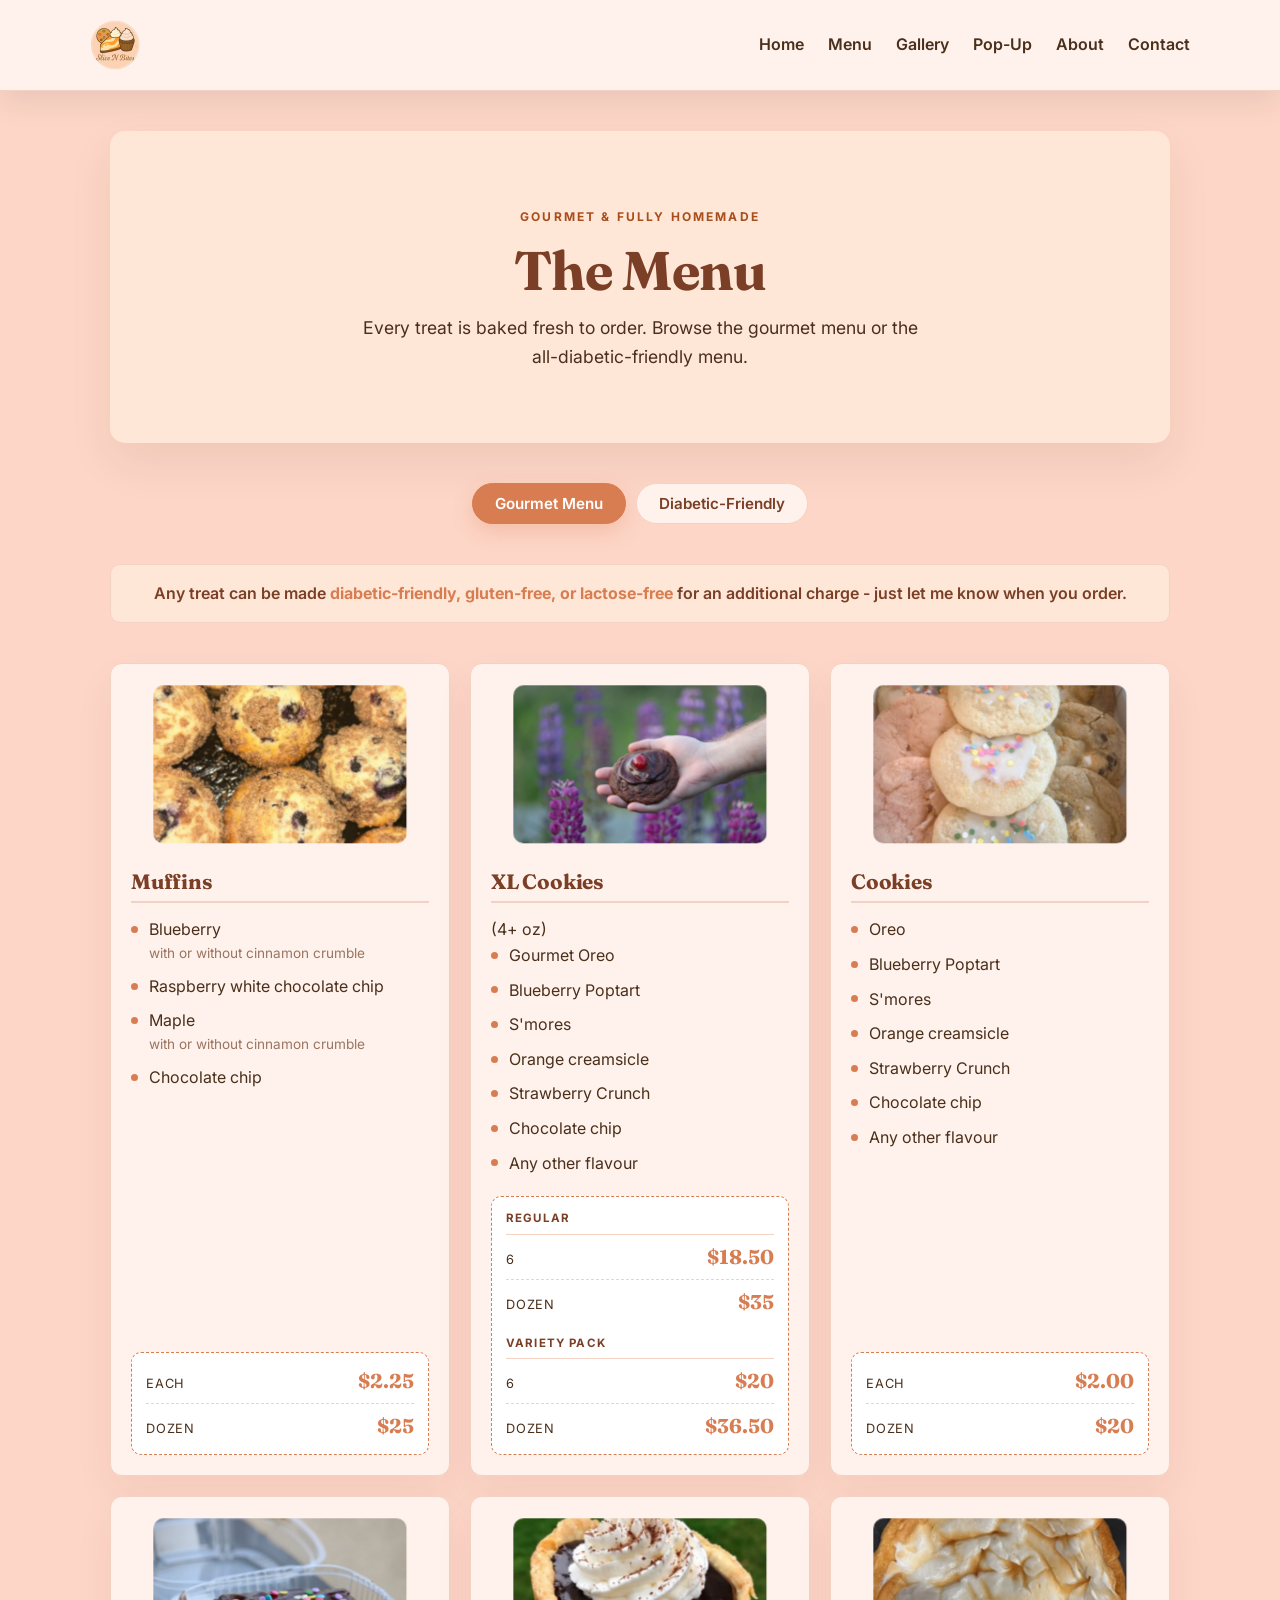
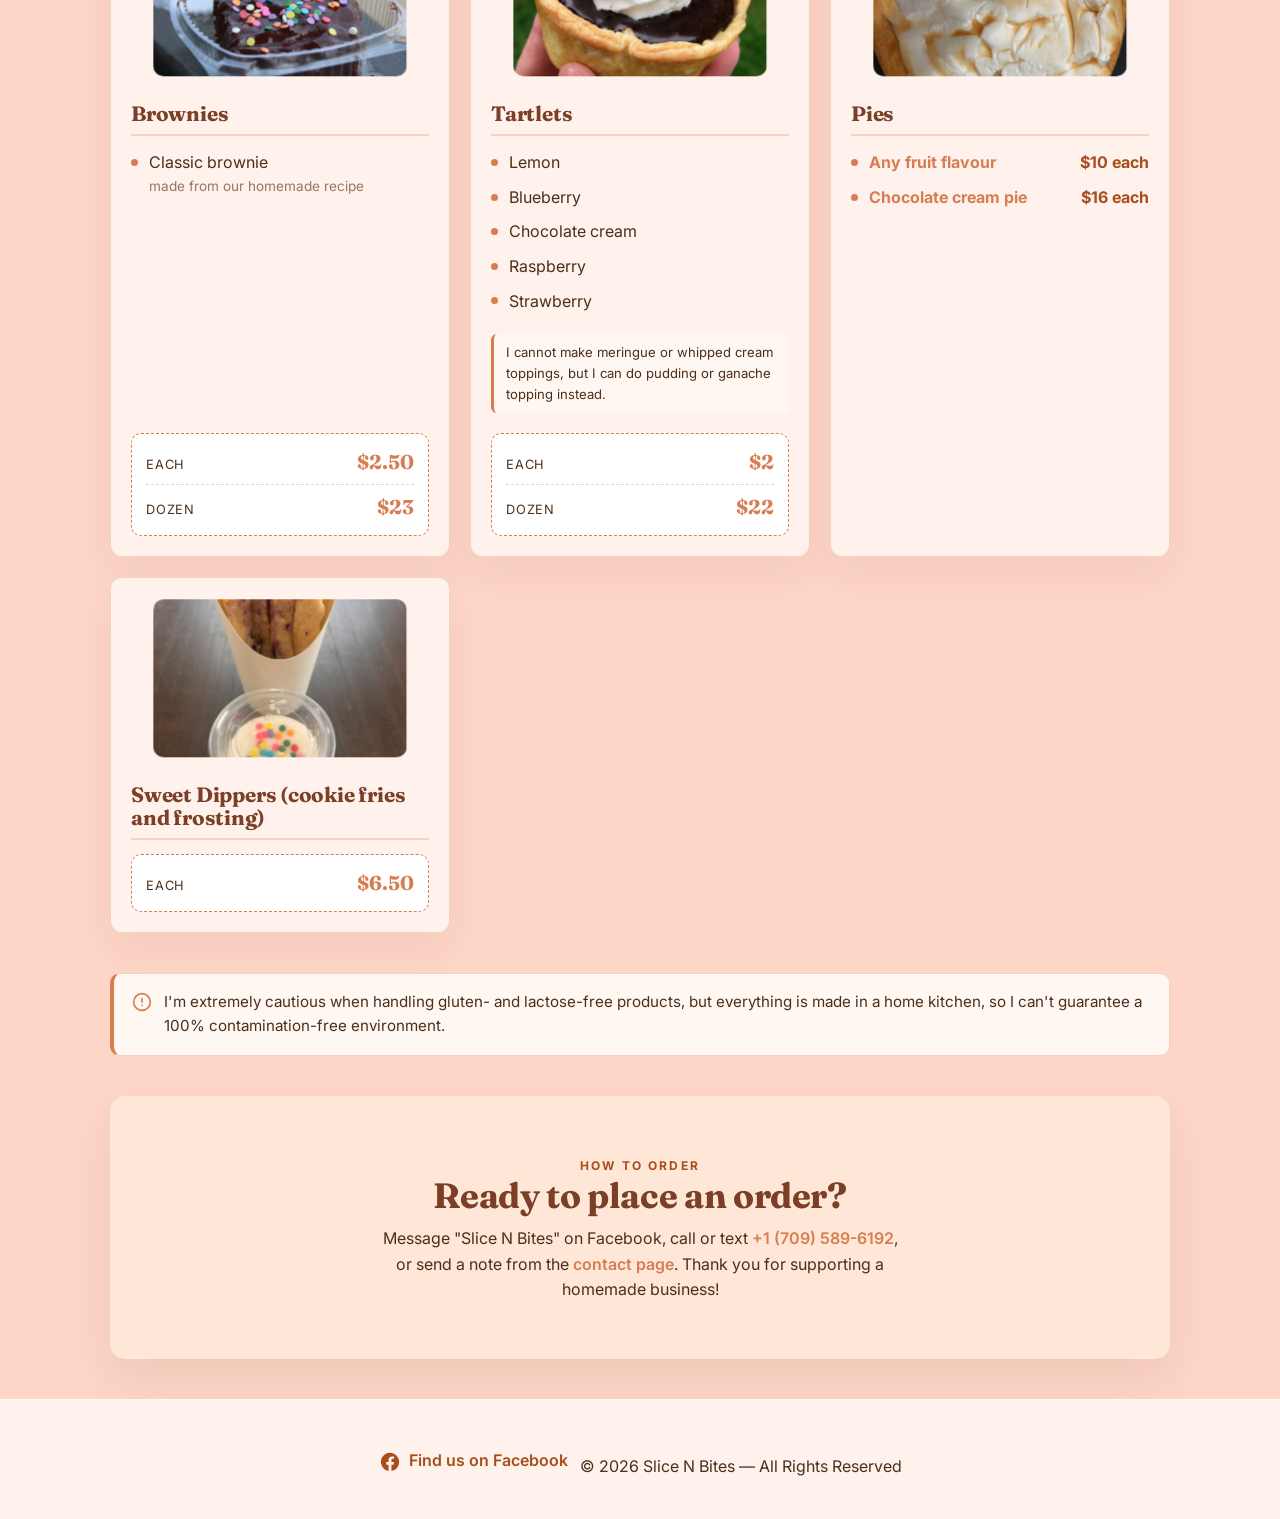
<file: public/menu.html>
<!DOCTYPE html>
<html>
<head>
    <meta charset="UTF-8">
    <meta name="viewport" content="width=device-width, initial-scale=1">
    <title>Menu - Slice N Bites</title>
    <link rel="icon" type="image/png" href="images/logo.png">
    <script>document.documentElement.classList.add('js');</script>
    <link rel="stylesheet" href="styles.css">

    <style>
    .menu-hero { text-align: center; background: var(--color-hero-bg); border-radius: calc(var(--radius)*1.5); padding: clamp(40px,6vw,72px) var(--space-md); box-shadow: 0 20px 45px rgba(95,42,2,0.08); }
    .menu-hero h1 { font-size: clamp(2.2rem,5vw,3.4rem); margin: 12px 0 14px; }
    .menu-hero p { max-width: 52ch; margin: 0 auto; font-size: 1.1rem; }
 
    /* Tabs */
    .menu-tabs { display: flex; flex-wrap: wrap; gap: 10px; justify-content: center; margin: var(--space-lg) 0; }
    .menu-tab { font-family: var(--font-body); font-size: 0.95rem; font-weight: 600; cursor: pointer; background: var(--color-surface); border: 1px solid var(--color-border); color: var(--color-heading); padding: 10px 22px; border-radius: 999px; transition: all .2s ease; }
    .menu-tab:hover { border-color: var(--color-accent); color: var(--color-accent); }
    .menu-tab.is-active { background: var(--color-accent); color: #fff; border-color: var(--color-accent); box-shadow: 0 8px 20px rgba(216,125,81,0.25); }
    .js .menu-panel:not(.is-active) { display: none; }
    .menu-panel { animation: fade .35s ease; }
    @keyframes fade { from { opacity: 0; } to { opacity: 1; } }
 
    /* Banner inside a panel */
    .menu-banner { text-align: center; background: var(--color-hero-bg); border: 1px solid var(--color-border); border-radius: var(--radius); padding: 16px 22px; margin-bottom: var(--space-lg); color: var(--color-heading); font-weight: 600; }
    .menu-banner strong { color: var(--color-accent); }
 
    /* Menu cards */
    .menu-grid-cards { display: grid; grid-template-columns: repeat(auto-fit, minmax(260px, 1fr)); gap: var(--space-md); }
    .menu-card { background: var(--color-surface); border: 1px solid var(--color-border); border-radius: calc(var(--radius)*1.2); padding: var(--space-md); box-shadow: 0 18px 40px rgba(95,42,2,0.06); display: flex; flex-direction: column; }
    .menu-card h3 { font-size: 1.3rem; padding-bottom: 8px; margin-bottom: 14px; border-bottom: 2px solid var(--color-border); }
    .menu-list { list-style: none; display: grid; gap: 9px; margin-bottom: var(--space-md); }
    .menu-list li { position: relative; padding-left: 18px; }
    .menu-list li::before { content: ""; position: absolute; left: 0; top: 0.55em; width: 7px; height: 7px; border-radius: 50%; background: var(--color-accent); }
    .menu-list .sub { display: block; font-size: 0.85rem; color: #9a7561; }
    .menu-list--priced li { display: flex; justify-content: space-between; gap: 12px; align-items: baseline; }
    .menu-list--priced { color: var(--color-accent); font-weight: 700; white-space: nowrap; }
    .li-price{ color: var(--color-accent-text); font-weight: 700; white-space: nowrap; }
 
    /* Price tag */
    .price-tag { margin-top: auto; border: 1.5px dashed var(--color-accent); border-radius: var(--radius); background: #fff; padding: 12px 14px; display: grid; gap: 6px; }
    .price-line { display: flex; justify-content: space-between; align-items: baseline; gap: 10px; }
    .price-line + .price-line { border-top: 1px dashed var(--color-border); padding-top: 6px; }
    .price-line .unit { font-size: 0.8rem; text-transform: uppercase; letter-spacing: 0.06em; color: var(--color-text); }
    .price-line .amount { font-family: var(--font-display); font-weight: 700; color: var(--color-accent); font-size: 1.25rem; }
 
    /* Sizes */
    .size-block { background: var(--color-surface); border: 1px solid var(--color-border); border-radius: calc(var(--radius)*1.2); padding: var(--space-md); box-shadow: 0 18px 40px rgba(95,42,2,0.06); }
    .size-block h3 { font-size: 1.2rem; margin-bottom: 4px; }
    .size-rows { display: grid; gap: 8px; margin-top: 12px; }
    .size-row { display: flex; justify-content: space-between; gap: 12px; padding-bottom: 7px; border-bottom: 1px dashed var(--color-border); }
    .size-row:last-child { border-bottom: none; }
    .size-row .amount { color: var(--color-accent); font-weight: 700; }
 
    /* Note + how to order */
    .menu-note { display: flex; gap: 12px; align-items: flex-start; background: #fff7f1; border: 1px solid var(--color-border); border-left: 4px solid var(--color-accent); border-radius: var(--radius); padding: 16px 18px; margin-top: var(--space-lg); font-size: 0.95rem; }
    .menu-note svg { width: 20px; height: 20px; color: var(--color-accent); flex: none; margin-top: 2px; }
    .order-cta { text-align: center; background: var(--color-hero-bg); border-radius: calc(var(--radius)*1.5); padding: clamp(32px,5vw,56px) var(--space-md); margin-top: var(--space-lg); box-shadow: 0 20px 45px rgba(95,42,2,0.08); }
    .order-cta h2 { font-size: clamp(1.6rem,3vw,2.2rem); margin-bottom: 10px; }
    .order-cta p { max-width: 52ch; margin: 0 auto; }
    .order-cta a { color: var(--color-accent); font-weight: 600; text-decoration: none; }
    .order-cta a:hover { text-decoration: underline; }
 
    .section-title { text-align: center; margin-bottom: var(--space-md); }
    .section-title .eyebrow { display: block; margin-bottom: 8px; }

    .menu-item {
      aspect-ratio: 16 / 10;
      width: 100%;
      height: 100%;
      border-radius: calc(var(--radius) * 1.2);
      object-fit: cover;
      transform: scale(0.85) translateY(-8%);
      display: block;
    }

    .cupcake-img {
      transform: scale(0.85) translateY(2%);
    }

    .card-note {
      font-size: 0.82rem;
      color: var(--color-text);
      background: #fff7f1;
      border-left: 3px solid var(--color-accent);
      border-radius: 6px;
      padding: 8px 12px;
      margin-bottom: var(--space-md);
    }

    .price-group {
      font-size: 0.72rem;
      text-transform: uppercase;
      letter-spacing: 0.1em;
      font-weight: 700;
      color: var(--color-heading);
      margin-top: 10px;
      padding-bottom: 6px;
      border-bottom: 1px solid var(--color-border);
    }

    .price-group:first-child { margin-top: 0; }
    </style>
</head>
<body>

<header>
  <nav>
    <div class="logo"><img src="images/logo.png" alt="Slice N Bites"></div>
    <div>
      <a href="index.html">Home</a>
      <a href="menu.html">Menu</a>
      <a href="gallery.html">Gallery</a>
      <a href="popup.html">Pop-Up</a>
      <a href="about.html">About</a>
      <a href="contact.html">Contact</a>
    </div>
  </nav>
</header>

<div class="container">
  <!-- HERO -->
  <section class="menu-hero">
    <span class="eyebrow reveal">Gourmet &amp; fully homemade</span>
    <h1 class="reveal d1">The Menu</h1>
    <p class="reveal d2">Every treat is baked fresh to order. Browse the gourmet menu or the all-diabetic-friendly menu.</p>
  </section>
 
  <!-- TABS -->
  <div class="menu-tabs" role="tablist" aria-label="Menu sections">
    <button class="menu-tab is-active" data-tab="gourmet" role="tab" aria-selected="true">Gourmet Menu</button>
    <button class="menu-tab" data-tab="diabetic" role="tab" aria-selected="false">Diabetic-Friendly</button>
  </div>
 
  <!-- PANEL: GOURMET -->
  <section class="menu-panel is-active" data-panel="gourmet" role="tabpanel">
    <div class="menu-banner">
      Any treat can be made <strong>diabetic-friendly, gluten-free, or lactose-free</strong> for an additional charge - just let me know when you order.
    </div>
 
    <div class="menu-grid-cards">
      <div class="menu-card">
        <div class="card-photo">
          <img class="menu-item" src="images/muffins.webp" alt="Slice N Bites muffins" loading="lazy">
        </div>
        <h3>Muffins</h3>
        <ul class="menu-list">
          <li>Blueberry<span class="sub">with or without cinnamon crumble</span></li>
          <li>Raspberry white chocolate chip</li>
          <li>Maple<span class="sub">with or without cinnamon crumble</span></li>
          <li>Chocolate chip</li>
        </ul>
        <div class="price-tag">
          <div class="price-line"><span class="unit">Each</span><span class="amount">$2.25</span></div>
          <div class="price-line"><span class="unit">Dozen</span><span class="amount">$25</span></div>
        </div>
      </div>

      <div class="menu-card">
        <div class="card-photo">
          <img class="menu-item" src="images/choc-cookie.webp" alt="Slice N Bites cookies" loading="lazy">
        </div>
        <h3>XL Cookies</h3>
        <p class="sub">(4+ oz)</p>
        <ul class="menu-list">
          <li>Gourmet Oreo</li>
          <li>Blueberry Poptart</li>
          <li>S'mores</li>
          <li>Orange creamsicle</li>
          <li>Strawberry Crunch</li>
          <li>Chocolate chip</li>
          <li>Any other flavour</li>
        </ul>
        <div class="price-tag">
          <div class="price-group">Regular</div>
          <div class="price-line"><span class="unit">6</span><span class="amount">$18.50</span></div>
          <div class="price-line"><span class="unit">Dozen</span><span class="amount">$35</span></div>
          <div class="price-group">Variety Pack</div>
          <div class="price-line"><span class="unit">6</span><span class="amount">$20</span></div>
          <div class="price-line"><span class="unit">Dozen</span><span class="amount">$36.50</span></div>
        </div>
      </div>
 
      <div class="menu-card">
        <div class="card-photo">
          <img class="menu-item" src="images/cookies.webp" alt="Slice N Bites cookies" loading="lazy">
        </div>
        <h3>Cookies</h3>
        <ul class="menu-list">
          <li>Oreo</li>
          <li>Blueberry Poptart</li>
          <li>S'mores</li>
          <li>Orange creamsicle</li>
          <li>Strawberry Crunch</li>
          <li>Chocolate chip</li>
          <li>Any other flavour</li>
        </ul>
        <div class="price-tag">
          <div class="price-line"><span class="unit">Each</span><span class="amount">$2.00</span></div>
          <div class="price-line"><span class="unit">Dozen</span><span class="amount">$20</span></div>
        </div>
      </div>
 
      <div class="menu-card">
        <div class="card-photo">
          <img class="menu-item" src="images/brownie-2.webp" alt="Slice N Bites brownies" loading="lazy">
        </div>
        <h3>Brownies</h3>
        <ul class="menu-list">
          <li>Classic brownie<span class="sub">made from our homemade recipe</span></li>
        </ul>
        <div class="price-tag">
          <div class="price-line"><span class="unit">Each</span><span class="amount">$2.50</span></div>
          <div class="price-line"><span class="unit">Dozen</span><span class="amount">$23</span></div>
        </div>
      </div>
 
      <div class="menu-card">
        <div class="card-photo">
          <img class="menu-item" src="images/tartlet.webp" alt="Slice N Bites tartlets" loading="lazy">
        </div>
        <h3>Tartlets</h3>
        <ul class="menu-list">
          <li>Lemon</li>
          <li>Blueberry</li>
          <li>Chocolate cream</li>
          <li>Raspberry</li>
          <li>Strawberry</li>
        </ul>
        <p class="card-note">I cannot make meringue or whipped cream toppings, but I can do pudding or ganache topping instead.</p>
        <div class="price-tag">
          <div class="price-line"><span class="unit">Each</span><span class="amount">$2</span></div>
          <div class="price-line"><span class="unit">Dozen</span><span class="amount">$22</span></div>
        </div>
      </div>
 
      <div class="menu-card">
        <div class="card-photo">
          <img class="menu-item" src="images/lemon-pie.webp" alt="Slice N Bites pies" loading="lazy">
        </div>
        <h3>Pies</h3>
        <ul class="menu-list menu-list--priced">
          <li>Any fruit flavour <span class="li-price">$10 each</span></li>
          <li>Chocolate cream pie <span class="li-price">$16 each</span></li>
        </ul>
      </div>

      <div class="menu-card">
        <div class="card-photo">
          <img class="menu-item" src="images/sweet-dippers.webp" alt="Slice N Bites cookie fries" loading="lazy">
        </div>
        <h3>Sweet Dippers (cookie fries and frosting)</h3>
        <div class="price-tag">
          <div class="price-line"><span class="unit">Each</span><span class="amount">$6.50</span></div>
        </div>
      </div>
    </div>
  </section>
 
  <!-- PANEL: DIABETIC-FRIENDLY -->
  <section class="menu-panel" data-panel="diabetic" role="tabpanel">
    <div class="menu-banner">
      Our entire diabetic-friendly menu is <strong>gluten-free too</strong> — all treats gourmet &amp; fully homemade.
    </div>
 
    <div class="menu-grid-cards">
      <div class="menu-card">
        <div class="card-photo">
          <img class="menu-item" src="images/muffins.webp" alt="Slice N Bites muffins" loading="lazy">
        </div>
        <h3>Muffins</h3>
        <ul class="menu-list">
          <li>Apple cinnamon crumble</li>
          <li>Blueberry strudel</li>
          <li>Lemon glaze</li>
        </ul>
        <div class="price-tag">
          <div class="price-line"><span class="unit">Per dozen</span><span class="amount">$32</span></div>
        </div>
      </div>
 
      <div class="menu-card">
        <div class="card-photo">
          <img class="menu-item" src="images/cookies.webp" alt="Slice N Bites cookies" loading="lazy">
        </div>
        <h3>Cookies</h3>
        <ul class="menu-list">
          <li>Strawberry banana</li>
          <li>Apple cookies</li>
          <li>Butter cookies</li>
        </ul>
        <div class="price-tag">
          <div class="price-line"><span class="unit">Per dozen</span><span class="amount">$32</span></div>
        </div>
      </div>
 
      <div class="menu-card">
        <div class="card-photo">
          <img class="menu-item cupcake-img" src="images/cupcake.webp" alt="Slice N Bites cupcake" loading="lazy">
        </div>
        <h3>Cupcakes</h3>
        <ul class="menu-list">
          <li>Strawberry Shortcake Crunch</li>
          <li>Boston cream</li>
          <li>Black Forest</li>
          <li>Chocolate Raspberry</li>
          <li>Lemon Blueberry</li>
          <li>Chocolate and Vanilla</li>
        </ul>
        <div class="price-tag">
          <div class="price-line"><span class="unit">Each</span><span class="amount">$3</span></div>
          <div class="price-line"><span class="unit">Per dozen</span><span class="amount">$35</span></div>
        </div>
      </div>
 
      <div class="menu-card">
        <div class="card-photo">
          <img class="menu-item" src="images/tartlet.webp" alt="Slice N Bites tartlets" loading="lazy">
        </div>
        <h3>Tartlets</h3>
        <ul class="menu-list">
          <li>A delicate, delicious treat<span class="sub">made with premium ingredients and baked to perfection</span></li>
        </ul>
        <div class="price-tag">
          <div class="price-line"><span class="unit">20 tartlets</span><span class="amount">$38</span></div>
        </div>
      </div>
    </div>
  </section>
 
  <!-- SHARED NOTE -->
  <div class="menu-note">
    <svg viewBox="0 0 24 24" fill="none" stroke="currentColor" stroke-width="2" stroke-linecap="round" stroke-linejoin="round"><circle cx="12" cy="12" r="10"/><path d="M12 8v4M12 16h.01"/></svg>
    <p>I'm extremely cautious when handling gluten- and lactose-free products, but everything is made in a home kitchen, so I can't guarantee a 100% contamination-free environment.</p>
  </div>
 
  <!-- HOW TO ORDER -->
  <section class="order-cta">
    <span class="eyebrow">How to order</span>
    <h2>Ready to place an order?</h2>
    <p>Message "Slice N Bites" on Facebook, call or text <a href="tel:+17095896192">+1 (709) 589-6192</a>, or send a note from the <a href="contact.html">contact page</a>. Thank you for supporting a homemade business!</p>
  </section>
</div>

<footer>
  <a class="social-link" href="https://www.facebook.com/share/1UZSywZuPF/?mibextid=wwXlfr" target="_blank" rel="noopener" aria-label="Slice N Bites on Facebook">
    <svg viewBox="0 0 24 24" fill="currentColor" aria-hidden="true"><path d="M22 12a10 10 0 1 0-11.56 9.88v-6.99H7.9V12h2.54V9.8c0-2.5 1.49-3.89 3.77-3.89 1.09 0 2.24.2 2.24.2v2.46h-1.26c-1.24 0-1.63.77-1.63 1.56V12h2.78l-.44 2.89h-2.34v6.99A10 10 0 0 0 22 12z"/></svg>
    Find us on Facebook
  </a>
  © 2026 Slice N Bites — All Rights Reserved
</footer>

<script>
  const tabButtons = document.querySelectorAll(".menu-tab");
  const panels = document.querySelectorAll(".menu-panel");
 
  tabButtons.forEach((btn) => {
    btn.addEventListener("click", () => {
      const target = btn.dataset.tab;
      tabButtons.forEach((b) => {
        const on = b === btn;
        b.classList.toggle("is-active", on);
        b.setAttribute("aria-selected", on ? "true" : "false");
      });
      panels.forEach((p) => p.classList.toggle("is-active", p.dataset.panel === target));
    });
  });
</script>

</body>
</html>
</file>
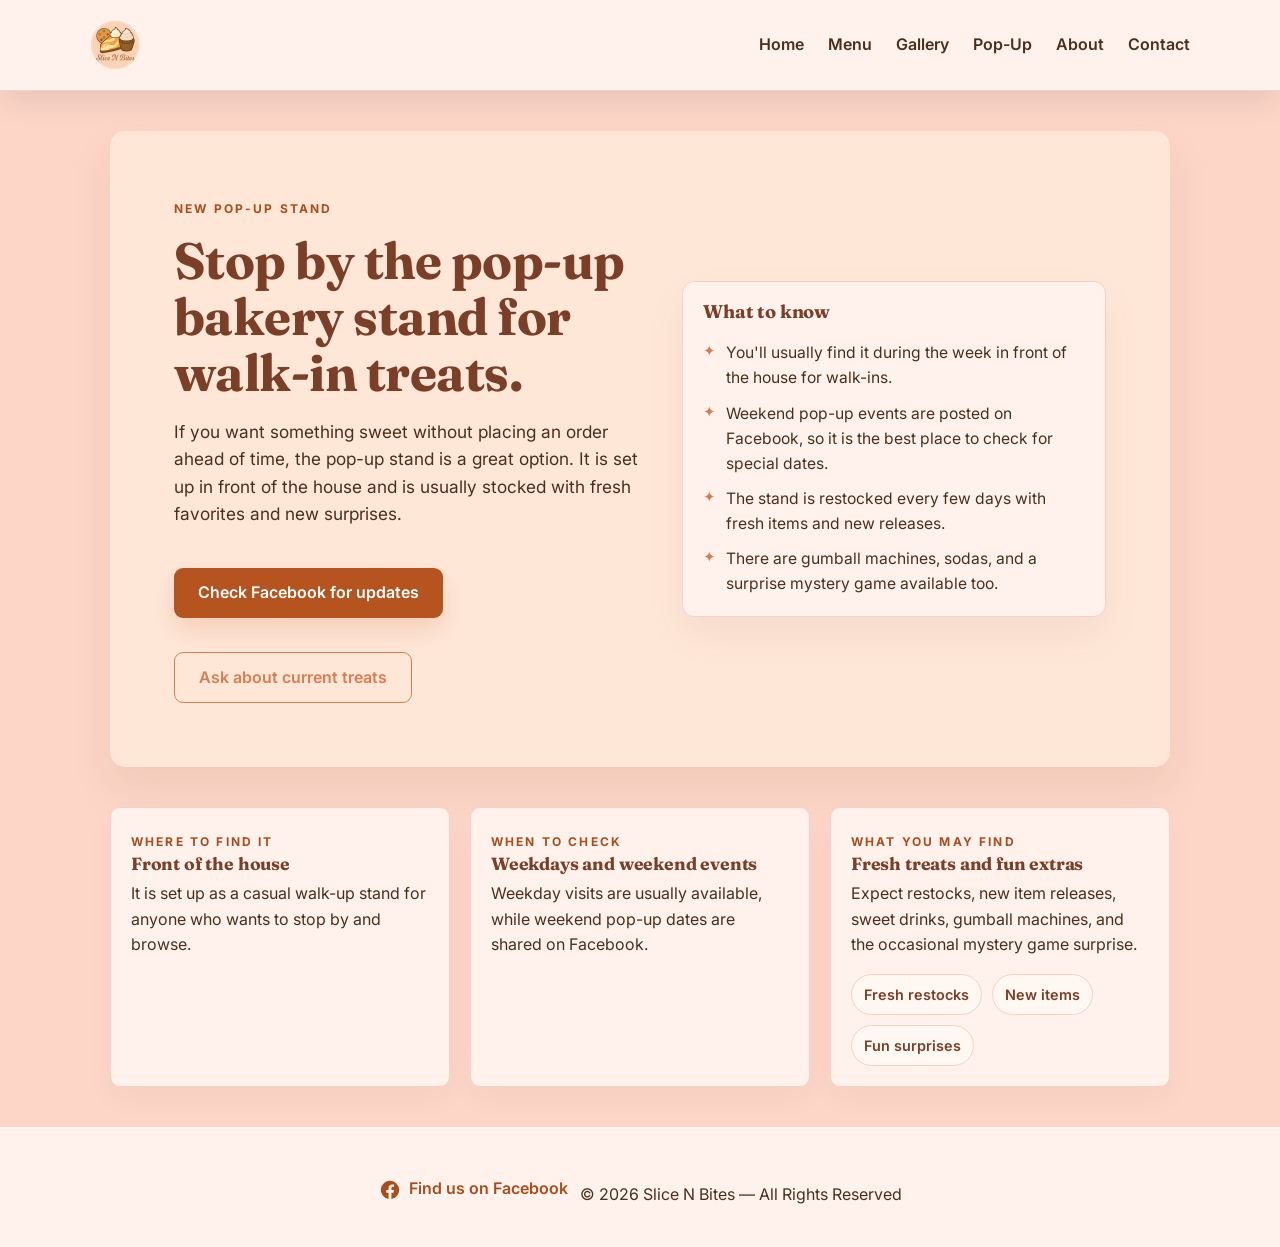
<file: public/popup.html>
<!DOCTYPE html>
<html>
<head>
  <meta charset="UTF-8">
  <meta name="viewport" content="width=device-width, initial-scale=1">
  <title>Pop-Up Stand - Slice N Bites</title>
  <link rel="icon" type="image/png" href="images/logo.png">
  <link rel="stylesheet" href="styles.css">
  <style>
    .popup-hero {
      display: grid;
      grid-template-columns: 1.05fr 0.95fr;
      gap: var(--space-lg);
      align-items: center;
      background: var(--color-hero-bg);
      border-radius: calc(var(--radius) * 1.5);
      padding: clamp(32px, 5vw, 64px);
      box-shadow: 0 20px 45px rgba(95, 42, 2, 0.08);
    }

    .popup-hero__title {
      font-size: clamp(2.1rem, 4.2vw, 3.2rem);
      margin: 12px 0 16px;
    }

    .popup-hero__lead {
      font-size: 1.08rem;
      max-width: 56ch;
    }

    .popup-card {
      background: var(--color-surface);
      border: 1px solid var(--color-border);
      border-radius: calc(var(--radius) * 1.2);
      padding: var(--space-md);
      box-shadow: 0 18px 40px rgba(95, 42, 2, 0.06);
    }

    .popup-card h3 {
      font-size: 1.15rem;
      margin-bottom: 8px;
    }

    .popup-list {
      list-style: none;
      padding: 0;
      margin: 18px 0 0;
      display: grid;
      gap: 10px;
    }

    .popup-list li {
      display: flex;
      gap: 10px;
      align-items: flex-start;
      font-size: 0.98rem;
    }

    .popup-list li::before {
      content: "✦";
      color: var(--color-accent);
      font-size: 0.95rem;
      line-height: 1.4;
      flex: none;
    }

    .info-grid {
      display: grid;
      grid-template-columns: repeat(auto-fit, minmax(220px, 1fr));
      gap: var(--space-md);
      margin-top: var(--space-lg);
    }

    .info-panel {
      background: var(--color-surface);
      border: 1px solid var(--color-border);
      border-radius: var(--radius);
      padding: 20px;
      box-shadow: 0 12px 28px rgba(95, 42, 2, 0.04);
    }

    .info-panel h3 {
      margin-bottom: 8px;
      font-size: 1.1rem;
    }

    .mini-badges {
      display: flex;
      flex-wrap: wrap;
      gap: 10px;
      margin-top: 16px;
    }

    .mini-badge {
      display: inline-flex;
      align-items: center;
      gap: 6px;
      background: #fff7f1;
      color: var(--color-heading);
      border: 1px solid var(--color-border);
      border-radius: 999px;
      padding: 8px 12px;
      font-size: 0.9rem;
      font-weight: 600;
    }

    @media (max-width: 760px) {
      .popup-hero {
        grid-template-columns: 1fr;
      }
    }
  </style>
</head>
<body>

<header>
  <nav>
    <div class="logo"><img src="images/logo.png" alt="Slice N Bites"></div>
    <div>
      <a href="index.html">Home</a>
      <a href="menu.html">Menu</a>
      <a href="gallery.html">Gallery</a>
      <a href="popup.html">Pop-Up</a>
      <a href="about.html">About</a>
      <a href="contact.html">Contact</a>
    </div>
  </nav>
</header>

<div class="container">
  <section class="popup-hero">
    <div>
      <span class="eyebrow">New pop-up stand</span>
      <h1 class="popup-hero__title">Stop by the pop-up bakery stand for walk-in treats.</h1>
      <p class="popup-hero__lead">
        If you want something sweet without placing an order ahead of time, the pop-up stand is a great option.
        It is set up in front of the house and is usually stocked with fresh favorites and new surprises.
      </p>
      <div class="button-row">
        <a class="button" href="https://www.facebook.com/share/1UZSywZuPF/?mibextid=wwXlfr" target="_blank" rel="noopener">Check Facebook for updates</a>
        <a class="button button--ghost" href="contact.html">Ask about current treats</a>
      </div>
    </div>

    <div class="popup-card">
      <h3>What to know</h3>
      <ul class="popup-list">
        <li>You'll usually find it during the week in front of the house for walk-ins.</li>
        <li>Weekend pop-up events are posted on Facebook, so it is the best place to check for special dates.</li>
        <li>The stand is restocked every few days with fresh items and new releases.</li>
        <li>There are gumball machines, sodas, and a surprise mystery game available too.</li>
      </ul>
    </div>
  </section>

  <section class="info-grid">
    <div class="info-panel">
      <span class="eyebrow">Where to find it</span>
      <h3>Front of the house</h3>
      <p>It is set up as a casual walk-up stand for anyone who wants to stop by and browse.</p>
    </div>

    <div class="info-panel">
      <span class="eyebrow">When to check</span>
      <h3>Weekdays and weekend events</h3>
      <p>Weekday visits are usually available, while weekend pop-up dates are shared on Facebook.</p>
    </div>

    <div class="info-panel">
      <span class="eyebrow">What you may find</span>
      <h3>Fresh treats and fun extras</h3>
      <p>Expect restocks, new item releases, sweet drinks, gumball machines, and the occasional mystery game surprise.</p>
      <div class="mini-badges">
        <span class="mini-badge">Fresh restocks</span>
        <span class="mini-badge">New items</span>
        <span class="mini-badge">Fun surprises</span>
      </div>
    </div>
  </section>
</div>

<footer>
  <a class="social-link" href="https://www.facebook.com/share/1UZSywZuPF/?mibextid=wwXlfr" target="_blank" rel="noopener" aria-label="Slice N Bites on Facebook">
    <svg viewBox="0 0 24 24" fill="currentColor" aria-hidden="true"><path d="M22 12a10 10 0 1 0-11.56 9.88v-6.99H7.9V12h2.54V9.8c0-2.5 1.49-3.89 3.77-3.89 1.09 0 2.24.2 2.24.2v2.46h-1.26c-1.24 0-1.63.77-1.63 1.56V12h2.78l-.44 2.89h-2.34v6.99A10 10 0 0 0 22 12z"/></svg>
    Find us on Facebook
  </a>
  © 2026 Slice N Bites — All Rights Reserved
</footer>

</body>
</html>
</file>
<file: styles.css>
/* ================================
   THEME VARIABLES
   ================================ */
:root {
  /* Colors */
  --color-bg: #fdd6c7;
  --color-surface: #fff2ec;
  --color-border: #f4d2c3;
  --color-text: #4a2f1b;
  --color-heading: #7a3f26;
  --color-accent: #d87d51;
  --color-accent-hover: #c05d2c;
  --color-hero-bg: #ffe7d8;

  /* Typography */
  --font-body: "Inter", sans-serif;
  --line-height: 1.6;

  /* Layout */
  --max-width: 1100px;
  --padding-page: 40px;
  --radius: 10px;

  /* Buttons */
  --button-padding: 12px 24px;
  --button-radius: 6px;

  /* Spacing */
  --space-sm: 10px;
  --space-md: 20px;
  --space-lg: 40px;
  --space-xl: 100px;
}

/* ================================
   GLOBAL RESET
   ================================ */
* {
  margin: 0;
  padding: 0;
  box-sizing: border-box;
}

body {
  font-family: var(--font-body);
  background: var(--color-bg);
  color: var(--color-text);
  line-height: var(--line-height);
  min-height: 100vh;
}

/* ================================
   HEADER + NAV
   ================================ */
header {
  background: var(--color-surface);
  padding: var(--space-md);
  border-bottom: 1px solid var(--color-border);
  box-shadow: 0 12px 30px rgba(0, 0, 0, 0.08);
}

nav {
  max-width: var(--max-width);
  margin: auto;
  display: flex;
  justify-content: space-between;
  align-items: center;
}

nav a {
  margin-left: var(--space-md);
  text-decoration: none;
  color: var(--color-text);
  font-weight: 600;
  transition: color 0.25s ease, transform 0.25s ease;
}

nav a:hover {
  color: var(--color-accent);
  transform: translateY(-1px);
}

/* ================================
   LAYOUT
   ================================ */
.container {
  max-width: var(--max-width);
  margin: var(--space-lg) auto;
  padding: 0 var(--space-md);
}

h1, h2 {
  margin-bottom: var(--space-md);
  color: var(--color-heading);
}

/* ================================
   HERO SECTION
   ================================ */
.hero {
  text-align: center;
  padding: var(--space-xl) var(--space-md);
  background: var(--color-hero-bg);
  border-radius: calc(var(--radius) * 1.25);
  box-shadow: 0 20px 45px rgba(95, 42, 2, 0.08);
  backdrop-filter: blur(4px);
}

.hero h1 {
  font-size: clamp(2.5rem, 4vw, 3.5rem);
  line-height: 1.05;
}

/* ================================
   BUTTONS
   ================================ */
.button {
  display: inline-block;
  margin-top: var(--space-md);
  padding: var(--button-padding);
  background: var(--color-accent);
  color: white;
  border-radius: calc(var(--button-radius) * 1.5);
  text-decoration: none;
  font-weight: 600;
  box-shadow: 0 12px 24px rgba(212, 139, 92, 0.25);
  transition: background 0.25s ease, transform 0.25s ease, box-shadow 0.25s ease;
}

.button:hover {
  background: var(--color-accent-hover);
  transform: translateY(-2px);
  box-shadow: 0 18px 30px rgba(212, 139, 92, 0.2);
}

/* ================================
   GRID LAYOUTS
   ================================ */
.menu-grid,
.pricing-grid {
  display: grid;
  grid-template-columns: repeat(auto-fit, minmax(250px, 1fr));
  gap: var(--space-md);
}

/* ================================
   CARDS
   ================================ */
.card {
  background: var(--color-surface);
  padding: var(--space-md);
  border-radius: calc(var(--radius) * 1.2);
  border: 1px solid transparent;
  box-shadow: 0 18px 40px rgba(95, 42, 2, 0.06);
  transition: transform 0.25s ease, box-shadow 0.25s ease;
}

.card:hover {
  transform: translateY(-4px);
  box-shadow: 0 22px 48px rgba(95, 42, 2, 0.09);
}

/* ================================
   FOOTER
   ================================ */
footer {
  text-align: center;
  padding: var(--space-lg);
  margin-top: var(--space-lg);
  background: var(--color-surface);
  border-top: 1px solid rgba(255, 255, 255, 0.5);
  box-shadow: inset 0 1px 0 rgba(255, 255, 255, 0.35);
}

.logo img {
  height: 50px;
  width: auto;
  display: block;
}
</file>
<file: public/styles.css>
/* ================================
   FONTS
   ================================ */
@import url('https://fonts.googleapis.com/css2?family=Fraunces:opsz,wght@9..144,400;9..144,500;9..144,600;9..144,700&family=Inter:wght@400;500;600;700&display=swap');

/* ================================
   THEME VARIABLES
   ================================ */
:root {
  /* Colors */
  --color-bg: #fdd6c7;
  --color-surface: #fff2ec;
  --color-border: #f4d2c3;
  --color-text: #4a2f1b;
  --color-heading: #7a3f26;
  --color-accent: #d87d51;
  --color-accent-hover: #c05d2c;
  --color-accent-text: #a84d1c;
  --color-accent-button: #b5541f;
  --color-hero-bg: #ffe7d8;

  /* Typography */
  --font-body: "Inter", sans-serif;
  --font-display: "Fraunces", Georgia, serif;
  --line-height: 1.6;

  /* Layout */
  --max-width: 1100px;
  --radius: 10px;

  /* Buttons */
  --button-padding: 12px 24px;
  --button-radius: 6px;

  /* Spacing */
  --space-sm: 10px;
  --space-md: 20px;
  --space-lg: 40px;
  --space-xl: 100px;
}

/* ================================
   GLOBAL RESET
   ================================ */
* {
  margin: 0;
  padding: 0;
  box-sizing: border-box;
}

body {
  font-family: var(--font-body);
  background: var(--color-bg);
  color: var(--color-text);
  line-height: var(--line-height);
  min-height: 100vh;
}

/* ================================
   HEADER + NAV
   ================================ */
header {
  background: var(--color-surface);
  padding: var(--space-md);
  border-bottom: 1px solid var(--color-border);
  box-shadow: 0 12px 30px rgba(0, 0, 0, 0.08);
}

img { max-width: 100%; }

nav {
  max-width: var(--max-width);
  margin: auto;
  display: flex;
  justify-content: space-between;
  align-items: center;
}

nav a {
  margin-left: var(--space-md);
  text-decoration: none;
  color: var(--color-text);
  font-weight: 600;
  transition: color 0.25s ease, transform 0.25s ease;
}

nav a:hover {
  color: var(--color-accent);
  transform: translateY(-1px);
}

/* ================================
   MOBILE NAV
   ================================ */
@media (max-width: 640px) {
  nav {
    flex-direction: column;
    gap: var(--space-sm);
  }
  nav > div:last-child {
    display: flex;
    flex-wrap: wrap;
    justify-content: center;
    gap: 4px 6px;
  }
  nav a {
    margin-left: 0;      /* spacing now comes from the gap above */
    padding: 6px 10px;
  }
}

/* ================================
   LAYOUT + HEADINGS
   ================================ */
.container {
  max-width: var(--max-width);
  margin: var(--space-lg) auto;
  padding: 0 var(--space-md);
}

h1, h2, h3 {
  font-family: var(--font-display);
  font-optical-sizing: auto;
  color: var(--color-heading);
  letter-spacing: -0.01em;
  line-height: 1.1;
}

h1, h2 {
  margin-bottom: var(--space-md);
}

/* ================================
   HERO (original centered hero)
   ================================ */

.hero h1 {
  font-size: clamp(2.5rem, 4vw, 3.5rem);
  line-height: 1.05;
}

/* ================================
   BUTTONS
   ================================ */
.button {
  display: inline-block;
  margin-top: var(--space-md);
  padding: var(--button-padding);
  background: var(--color-accent-button);
  color: white;
  border-radius: calc(var(--button-radius) * 1.5);
  text-decoration: none;
  font-weight: 600;
  box-shadow: 0 12px 24px rgba(212, 139, 92, 0.25);
  transition: background 0.25s ease, transform 0.25s ease, box-shadow 0.25s ease;
}

.button:hover {
  background: var(--color-accent-hover);
  transform: translateY(-2px);
  box-shadow: 0 18px 30px rgba(212, 139, 92, 0.2);
}

.button--ghost {
  background: transparent;
  color: var(--color-accent);
  box-shadow: none;
  border: 1.5px solid var(--color-accent);
}

.button--ghost:hover {
  background: var(--color-accent);
  color: #fff;
  box-shadow: none;
}

.button-row {
  display: flex;
  flex-wrap: wrap;
  gap: 14px;
  align-items: center;
  margin-top: var(--space-md);
}

/* ================================
   FOOTER
   ================================ */
footer {
  text-align: center;
  padding: var(--space-lg);
  margin-top: var(--space-lg);
  background: var(--color-surface);
  border-top: 1px solid rgba(255, 255, 255, 0.5);
  box-shadow: inset 0 1px 0 rgba(255, 255, 255, 0.35);
}

.logo img {
  height: 50px;
  width: auto;
  display: block;
}

/* ================================================================
   SHARED DESIGN SYSTEM
   Used across Home, About, and Contact. Page-specific styles
   (hero variants, the photo disc, the timeline, the form fields)
   still live in each page's own <style> block.
   ================================================================ */

/* Eyebrow label */
.eyebrow {
  text-transform: uppercase;
  letter-spacing: 0.18em;
  font-size: 0.75rem;
  font-weight: 700;
  color: var(--color-accent-text);
}

/* Section rhythm */
.section {
  padding: var(--space-xl) 0 0;
}

.section-head {
  margin-bottom: var(--space-md);
}

.section-head h2 {
  font-size: clamp(1.6rem, 3vw, 2.3rem);
  margin-bottom: 8px;
}

.section-head p {
  max-width: 62ch;
}

/* Dietary / feature badges */
.badge-row {
  display: flex;
  flex-wrap: wrap;
  gap: 10px;
}

.badge {
  display: inline-flex;
  align-items: center;
  gap: 7px;
  background: var(--color-surface);
  border: 1px solid var(--color-border);
  color: var(--color-heading);
  padding: 7px 14px;
  border-radius: 999px;
  font-weight: 600;
  font-size: 0.85rem;
}

.badge svg {
  width: 15px;
  height: 15px;
  color: var(--color-accent);
}

/* Feature cards (icon + heading + text) */
.card-grid {
  display: grid;
  grid-template-columns: repeat(auto-fit, minmax(230px, 1fr));
  gap: var(--space-md);
  margin-top: var(--space-md);
}

.feature-card {
  background: var(--color-surface);
  border: 1px solid var(--color-border);
  border-radius: calc(var(--radius) * 1.2);
  padding: var(--space-md);
  box-shadow: 0 18px 40px rgba(95, 42, 2, 0.06);
  transition: transform 0.25s ease, box-shadow 0.25s ease;
}

.feature-card:hover {
  transform: translateY(-4px);
  box-shadow: 0 22px 48px rgba(95, 42, 2, 0.1);
}

.feature-card__icon {
  width: 46px;
  height: 46px;
  border-radius: 12px;
  background: var(--color-hero-bg);
  display: grid;
  place-items: center;
  color: var(--color-accent);
  margin-bottom: 12px;
}

.feature-card__icon svg {
  width: 24px;
  height: 24px;
}

.feature-card h3 {
  font-size: 1.15rem;
  margin-bottom: 6px;
}

.feature-card p {
  font-size: 0.95rem;
}

.feature-card a {
  color: var(--color-accent-text);
  font-weight: 600;
  text-decoration: none;
}

.feature-card a:hover {
  text-decoration: underline;
}

/* ================================
   REVIEWS
   ================================ */
.review-card {
  background: var(--color-surface);
  border: 1px solid var(--color-border);
  border-radius: calc(var(--radius) * 1.2);
  padding: var(--space-md);
  box-shadow: 0 18px 40px rgba(95, 42, 2, 0.06);
  display: flex;
  flex-direction: column;
  gap: 12px;
}
.stars { display: flex; gap: 2px; color: var(--color-accent); }
.stars svg { width: 18px; height: 18px; }
.review-quote {
  font-size: 1.02rem;
  line-height: 1.55;
  font-style: italic;
}
.review-author {
  margin-top: auto;
  font-weight: 700;
  color: var(--color-heading);
  font-size: 0.9rem;
}
.review-summary {
  display: flex;
  align-items: center;
  gap: 8px;
  font-weight: 600;
  color: var(--color-heading);
}
.review-summary .stars { display: inline-flex; }
.review-summary .count { font-weight: 400; color: var(--color-text); }

/* Pill chips (e.g. popular treats) */
.sellers {
  display: flex;
  flex-wrap: wrap;
  gap: 12px;
  align-items: center;
  margin-top: var(--space-md);
}

.chip {
  background: var(--color-surface);
  border: 1px solid var(--color-border);
  border-radius: 999px;
  padding: 10px 18px;
  font-weight: 600;
  color: var(--color-heading);
}

.chip--star {
  background: var(--color-accent);
  color: #fff;
  border-color: var(--color-accent);
}

.chip--star span {
  font-weight: 400;
  opacity: 0.88;
  font-size: 0.85rem;
}

/* Inline text link with arrow */
.text-link {
  display: inline-block;
  color: var(--color-accent-text);
  font-weight: 600;
  text-decoration: none;
  margin-top: var(--space-md);
}

.text-link:hover {
  text-decoration: underline;
}

/* Closing call-to-action panel */
.closing {
  text-align: center;
  background: var(--color-hero-bg);
  border-radius: calc(var(--radius) * 1.5);
  padding: clamp(40px, 6vw, 72px) var(--space-md);
  margin-top: var(--space-xl);
  box-shadow: 0 20px 45px rgba(95, 42, 2, 0.08);
}

.closing h2 {
  font-size: clamp(1.8rem, 3.6vw, 2.6rem);
  margin-bottom: 14px;
}

.closing p {
  max-width: 56ch;
  margin: 0 auto var(--space-md);
  font-size: 1.1rem;
}

.closing .button-row {
  justify-content: center;
}

/* Keyboard focus visibility */
a:focus-visible,
.button:focus-visible {
  outline: 3px solid var(--color-accent);
  outline-offset: 3px;
  border-radius: 4px;
}

/* Gentle load-in animation (skipped if the user prefers reduced motion) */
@media (prefers-reduced-motion: no-preference) {
  .reveal {
    opacity: 0;
    transform: translateY(16px);
    animation: rise 0.7s ease forwards;
  }
  .reveal.d1 { animation-delay: 0.07s; }
  .reveal.d2 { animation-delay: 0.14s; }
  .reveal.d3 { animation-delay: 0.21s; }
  @keyframes rise { to { opacity: 1; transform: none; } }
}

@media (max-width: 600px) {
  .section { padding-top: var(--space-lg); }
}

.social-link {
  display: inline-flex;
  align-items: center;
  gap: 8px;
  color: var(--color-accent-text);
  font-weight: 600;
  text-decoration: none;
  margin-right: 8px;
  margin-top: 8px;
}
.social-link:hover {
  color: var(--color-accent-hover);
  text-decoration: underline;
}
.social-link svg {
  width: 22px;
  height: 22px;
  vertical-align: middle;
  transform: translateY(1px);
}
</file>
